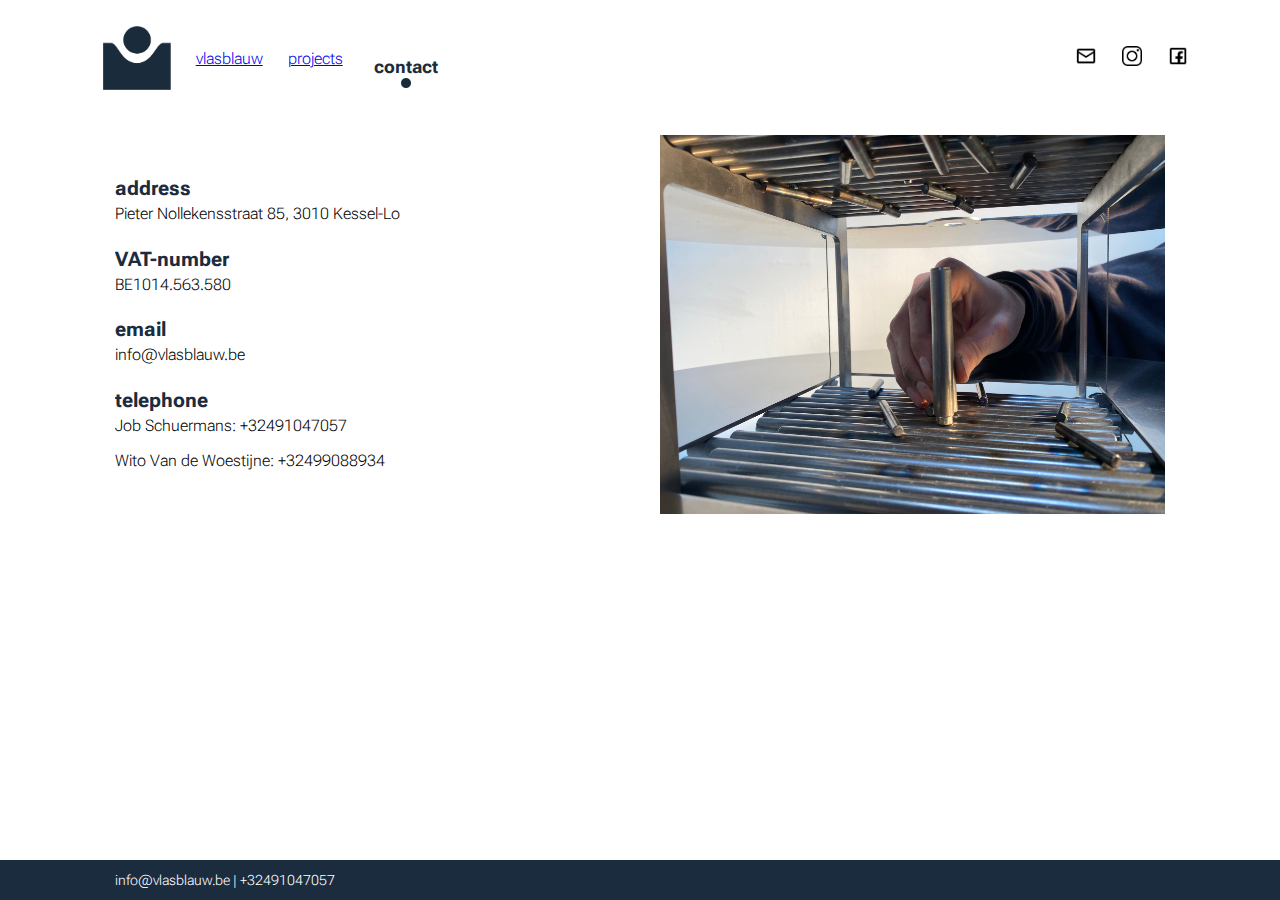
<file: contact.html>
<!DOCTYPE html>
<html lang="nl">
<link href='https://fonts.googleapis.com/css?family=Roboto Flex' rel='stylesheet'>

<head>
  <title>Vlasblauw</title>
  <meta charset="UTF-8">
  <meta name="viewport" content="width=device-width, initial-scale=1.0">
  <link rel="stylesheet" type="text/css" href="style.css">
</head>

<body>
  <div class="topnav">
    <div class="nav-container">
      <div class="nav-left">
        <ul>
          <li><img class="logo" src="images/logo-nowhites.jpg" alt="Vlasblauw Logo"></li>
          <li><a href="vlasblauw.html">vlasblauw</a></li>
          <li><a href="index.html">projects</a></li>
          <li><a class="active" href="contact.html">contact</a></li>
        </ul>
      </div>
      <div class="nav-right">
        <ul>
          <li><a href="mailto:vlasblauw@info.be">
              <img class="social" src="images/icons/icons8-mail-96.png">
            </a></li>
          <li><a href="https://www.instagram.com/vlasblauw/">
              <img class="social" style="height:20px" src="images/icons/icons8-instagram-26.png">
            </a></li>
          <li><a href="https://www.facebook.com/vlasblauw/">
              <img class="social" src="images/icons/icons8-facebook-96.png">
            </a></li>
        </ul>
      </div>
    </div>
  </div>

  <div class="text_block">
    <div class="text-inner">
      <div class="text-left" style="margin-top: 40px;">
        <h1>address</h1>
        <p>Pieter Nollekensstraat 85, 3010 Kessel-Lo<br></br></p>
        <h1>VAT-number</h1>
        <p>BE1014.563.580<br></br></p>
        <h1>email</h1>
        <p>info@vlasblauw.be<br></br></p>
        <h1>telephone</h1>
        <p>Job Schuermans: +32491047057</p>
        <p>Wito Van de Woestijne: +32499088934<br></br></p>
      </div>
      <div class="text-right">
        <img src="images/atelier/IMG_6221.JPG">
      </div>
    </div>
  </div>

  <div class="bottomnav">
    <div class="nav-container">
      <p>info@vlasblauw.be | +32491047057</p>
    </div>
  </div>


</body>

</html>
</file>
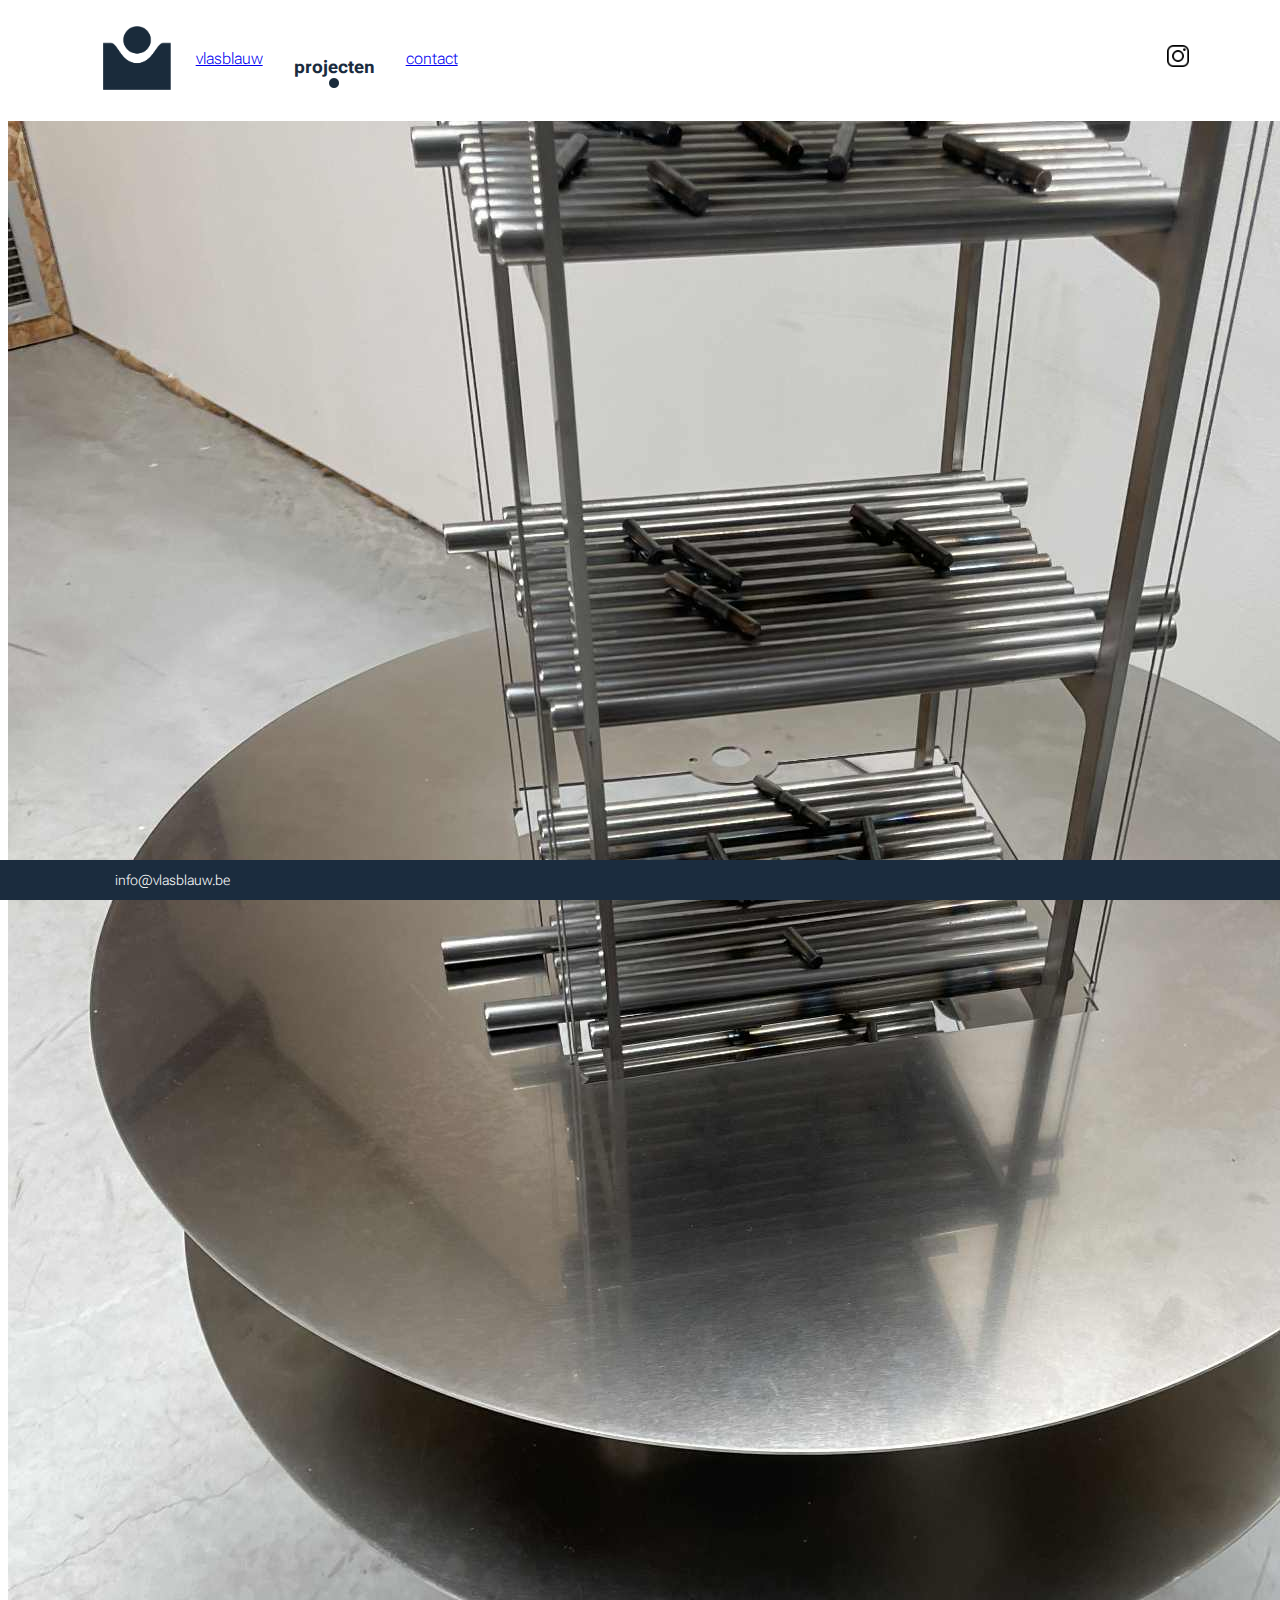
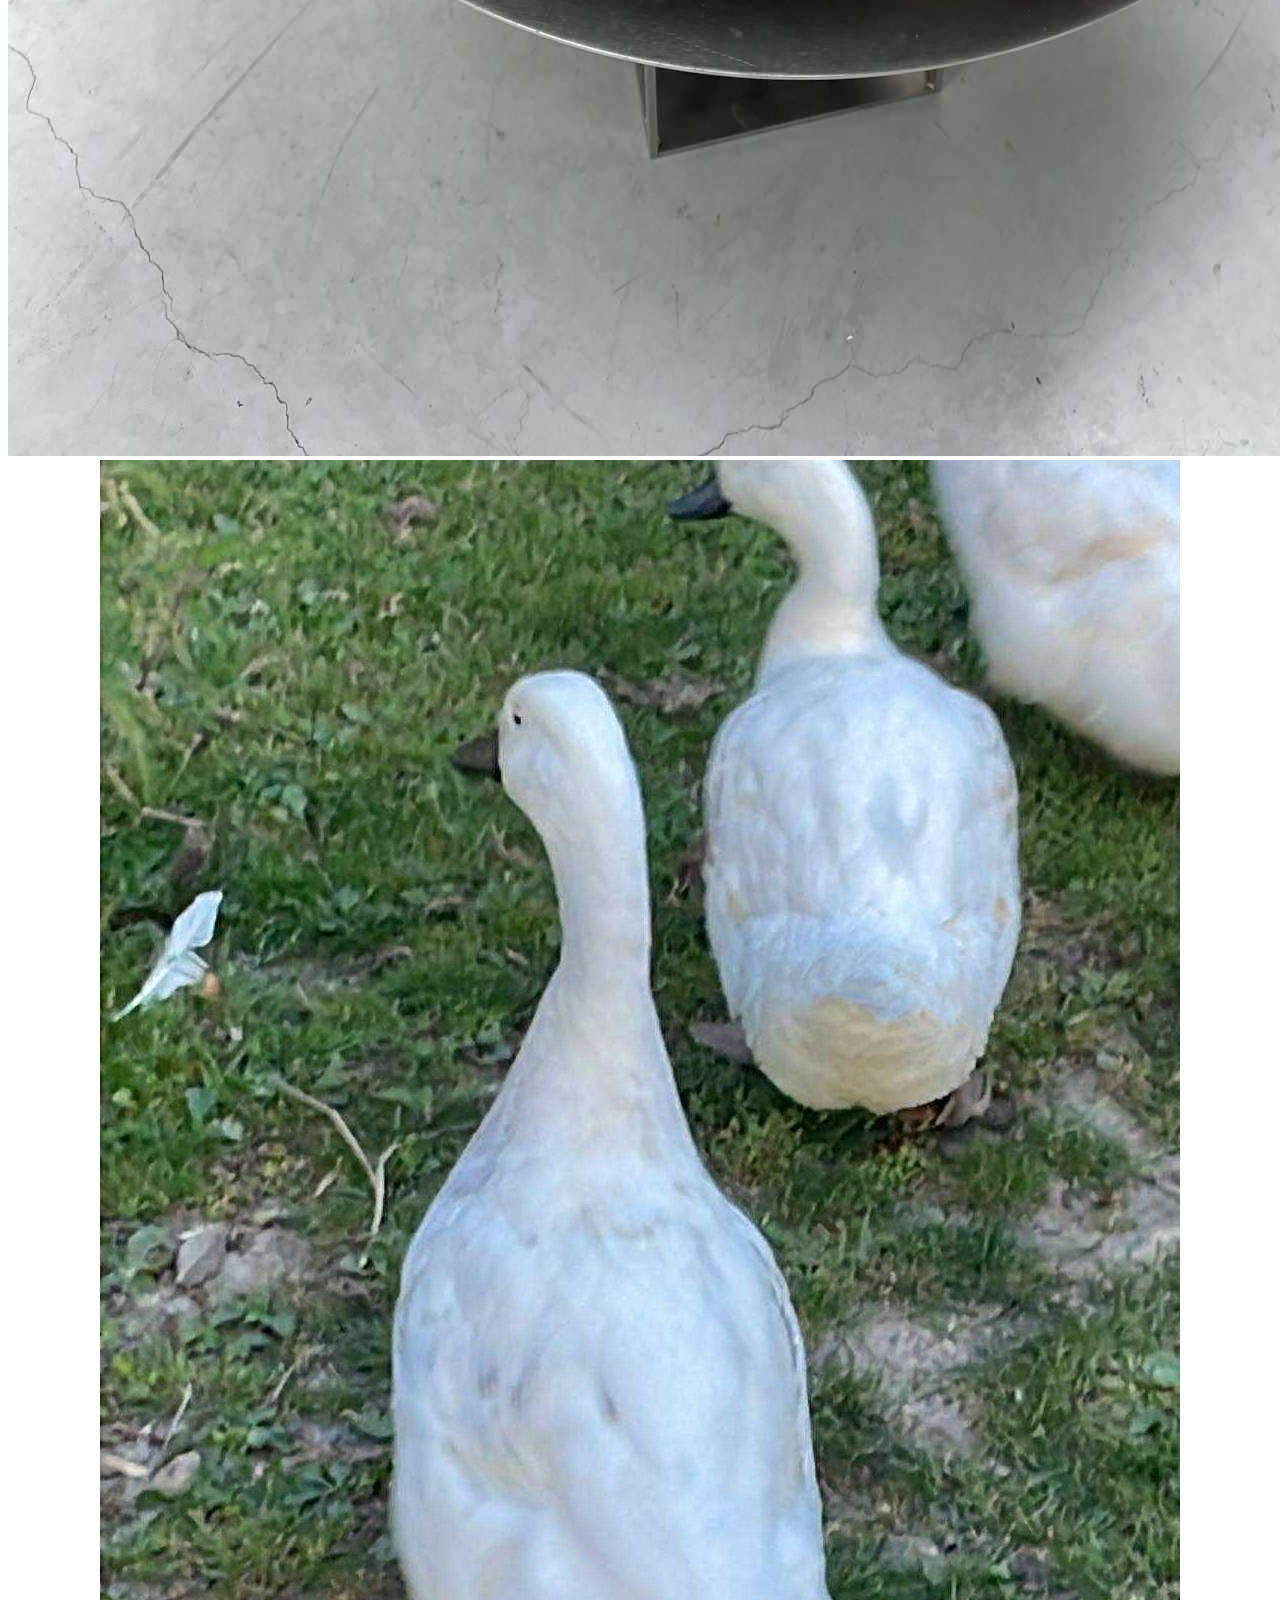
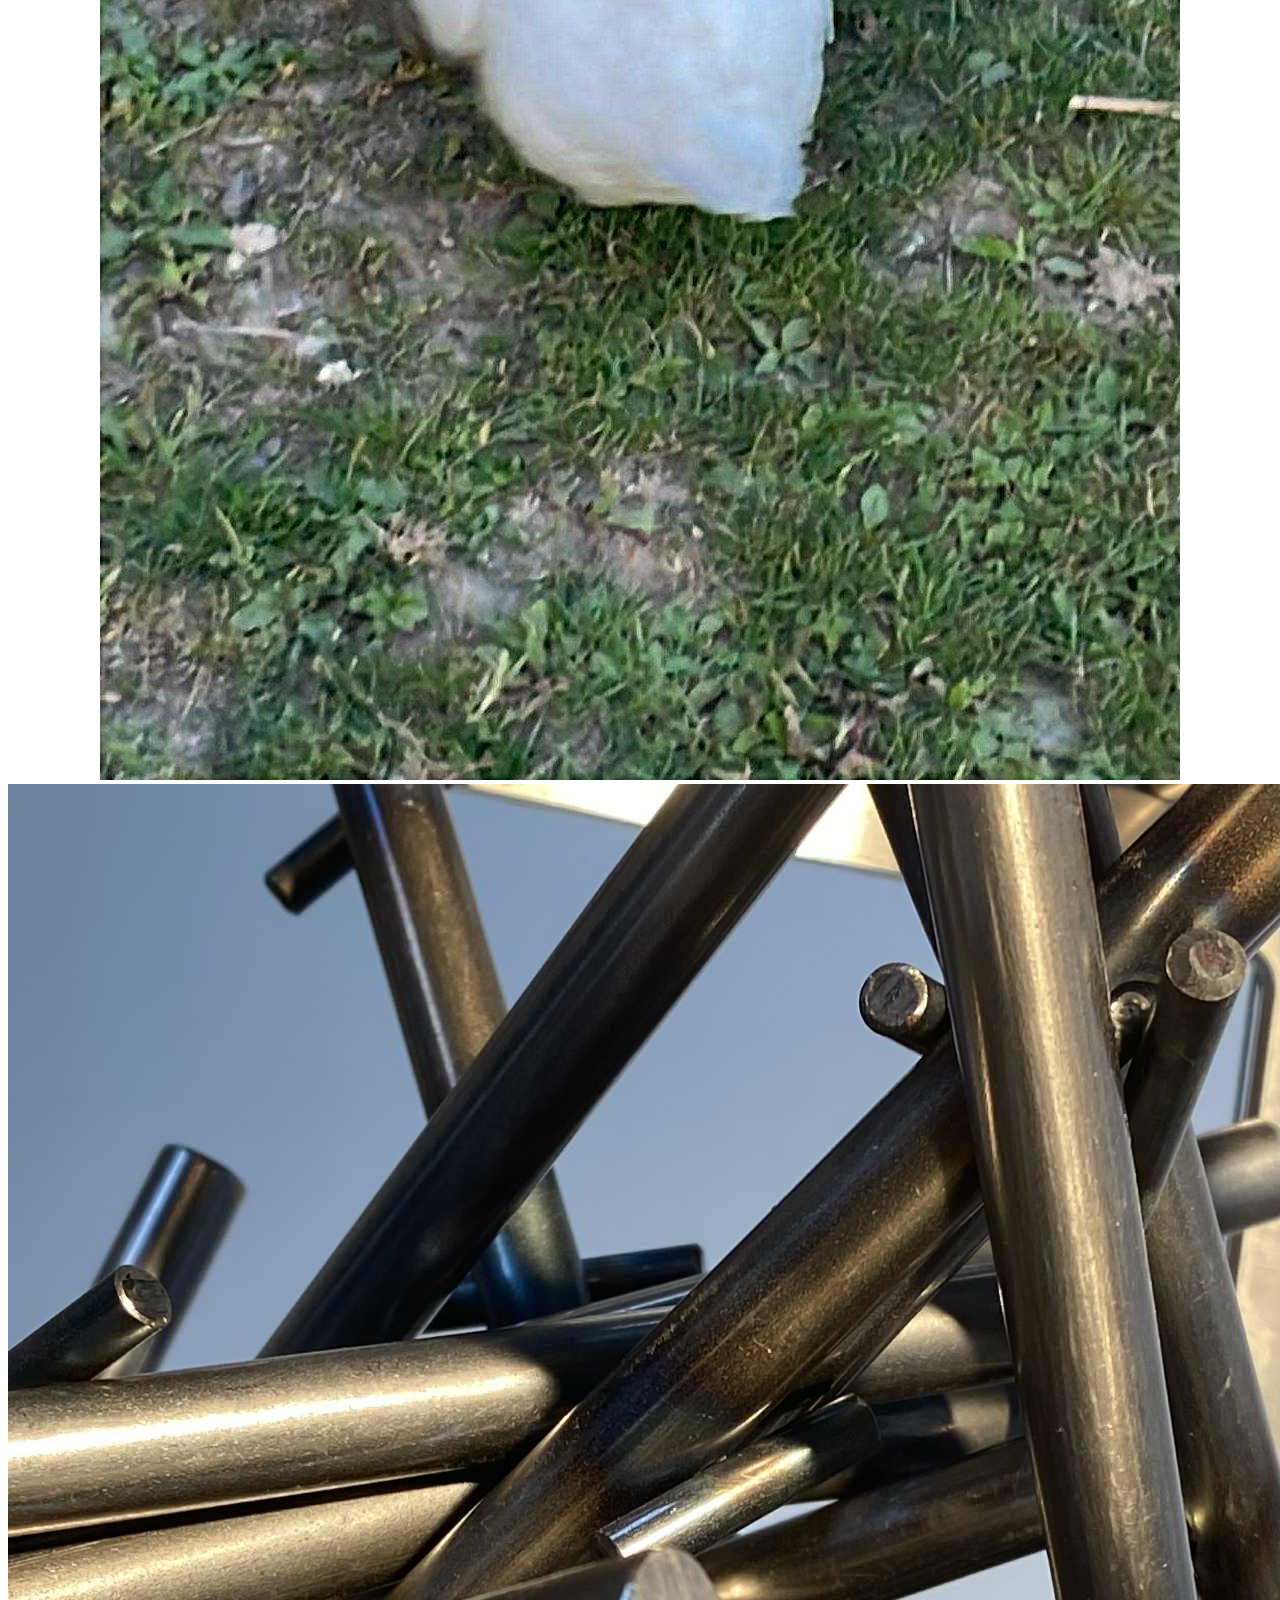
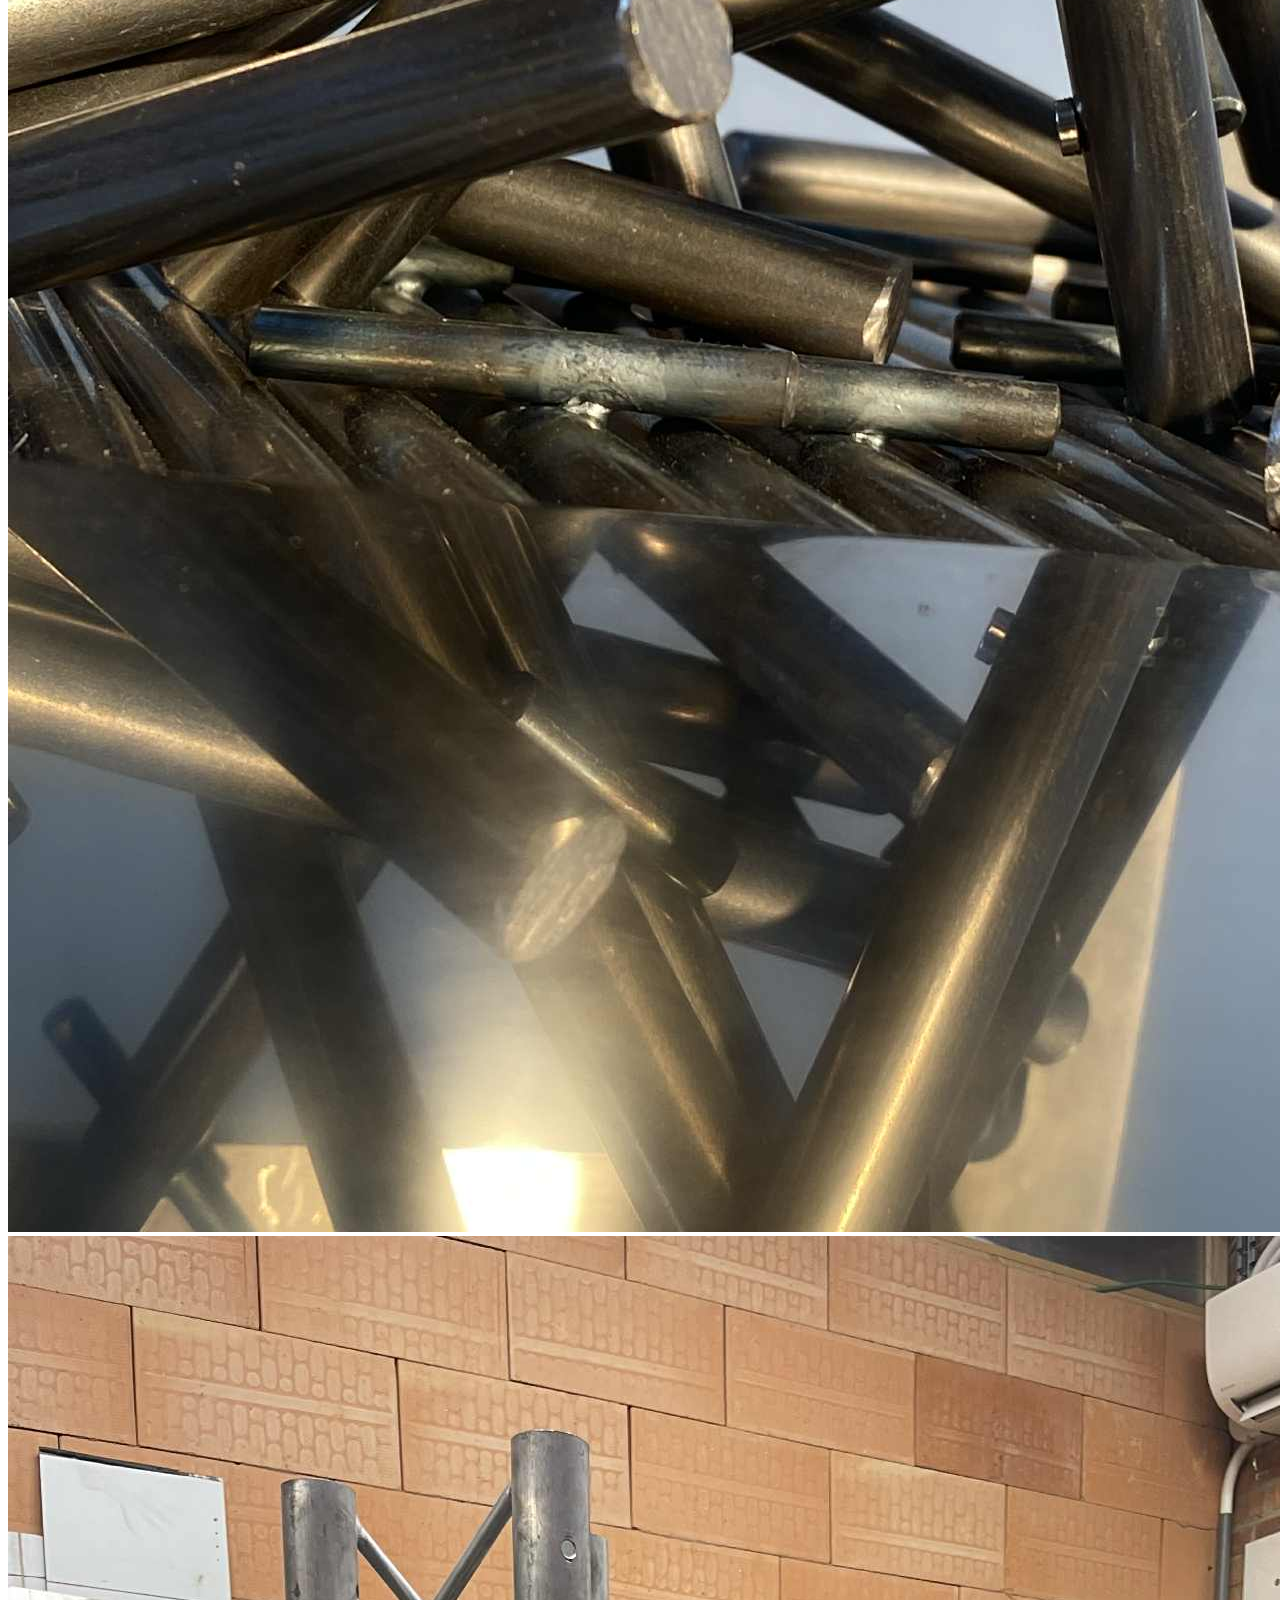
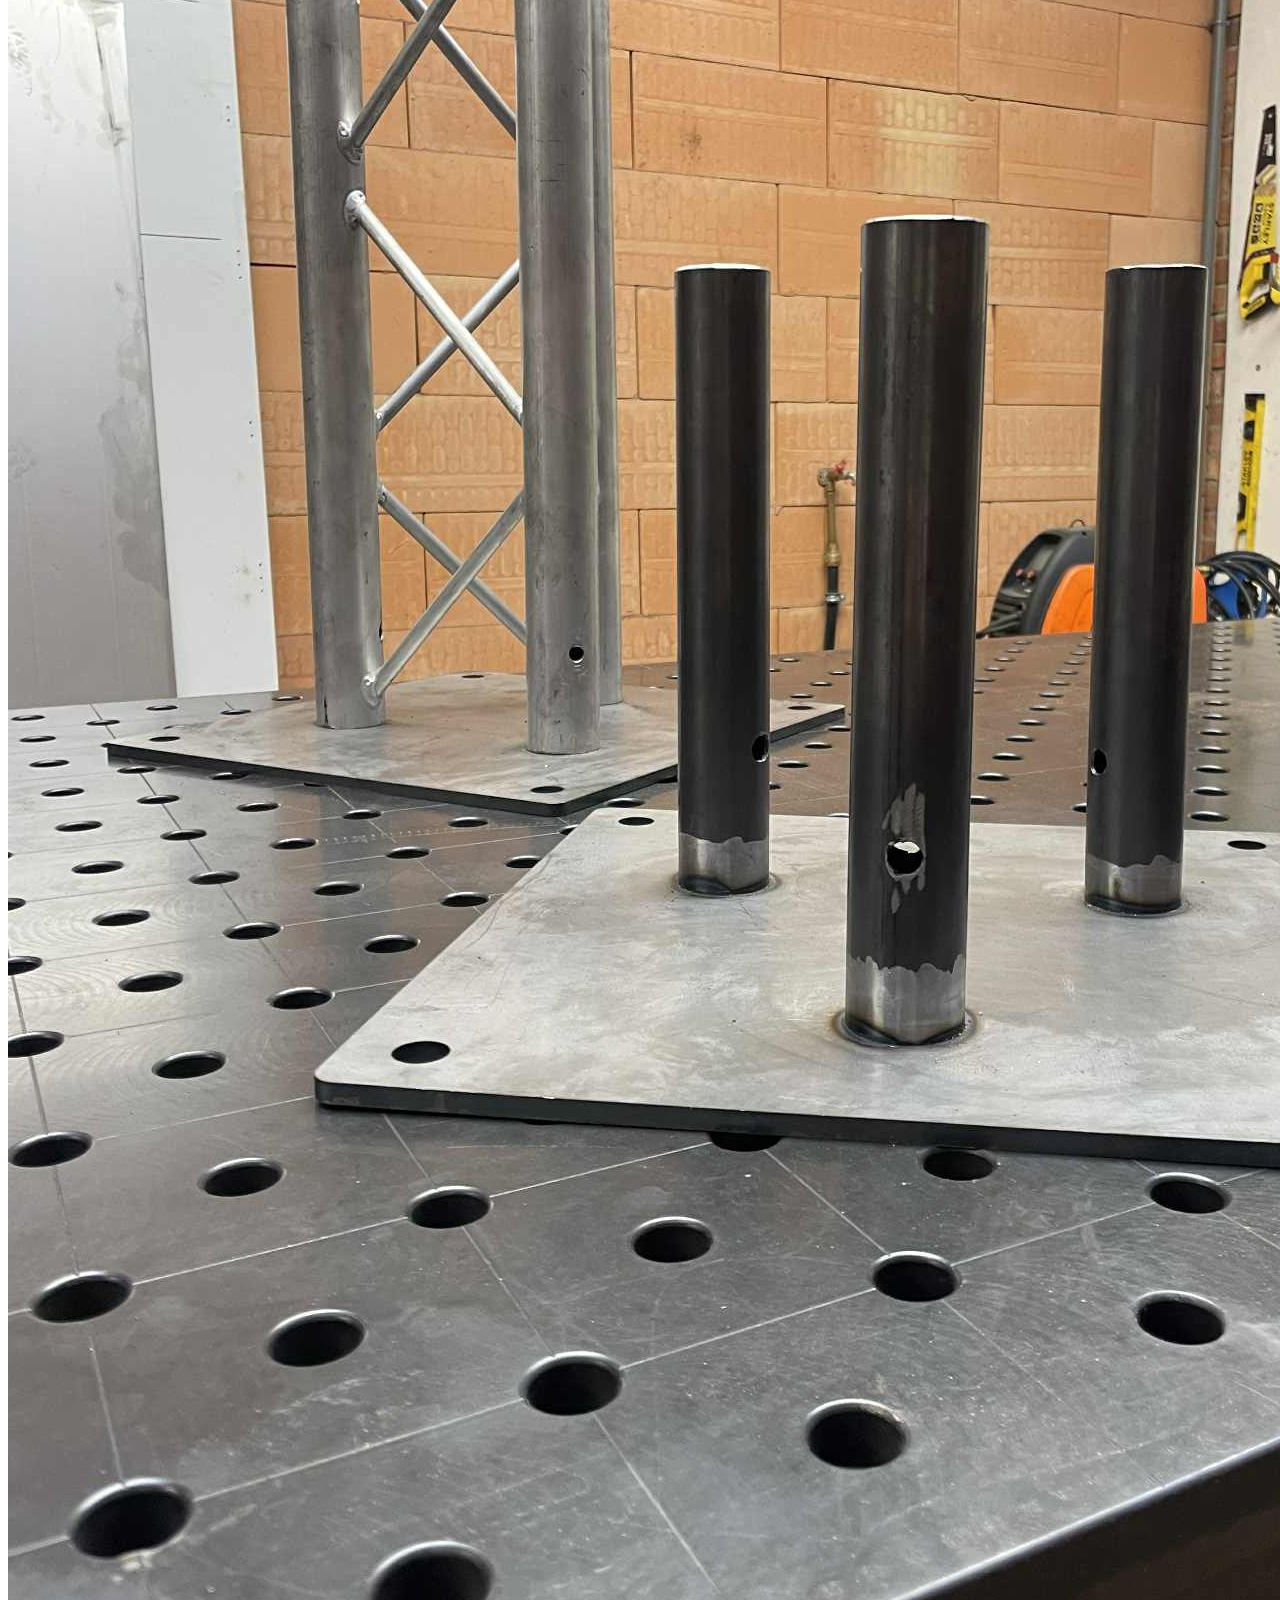
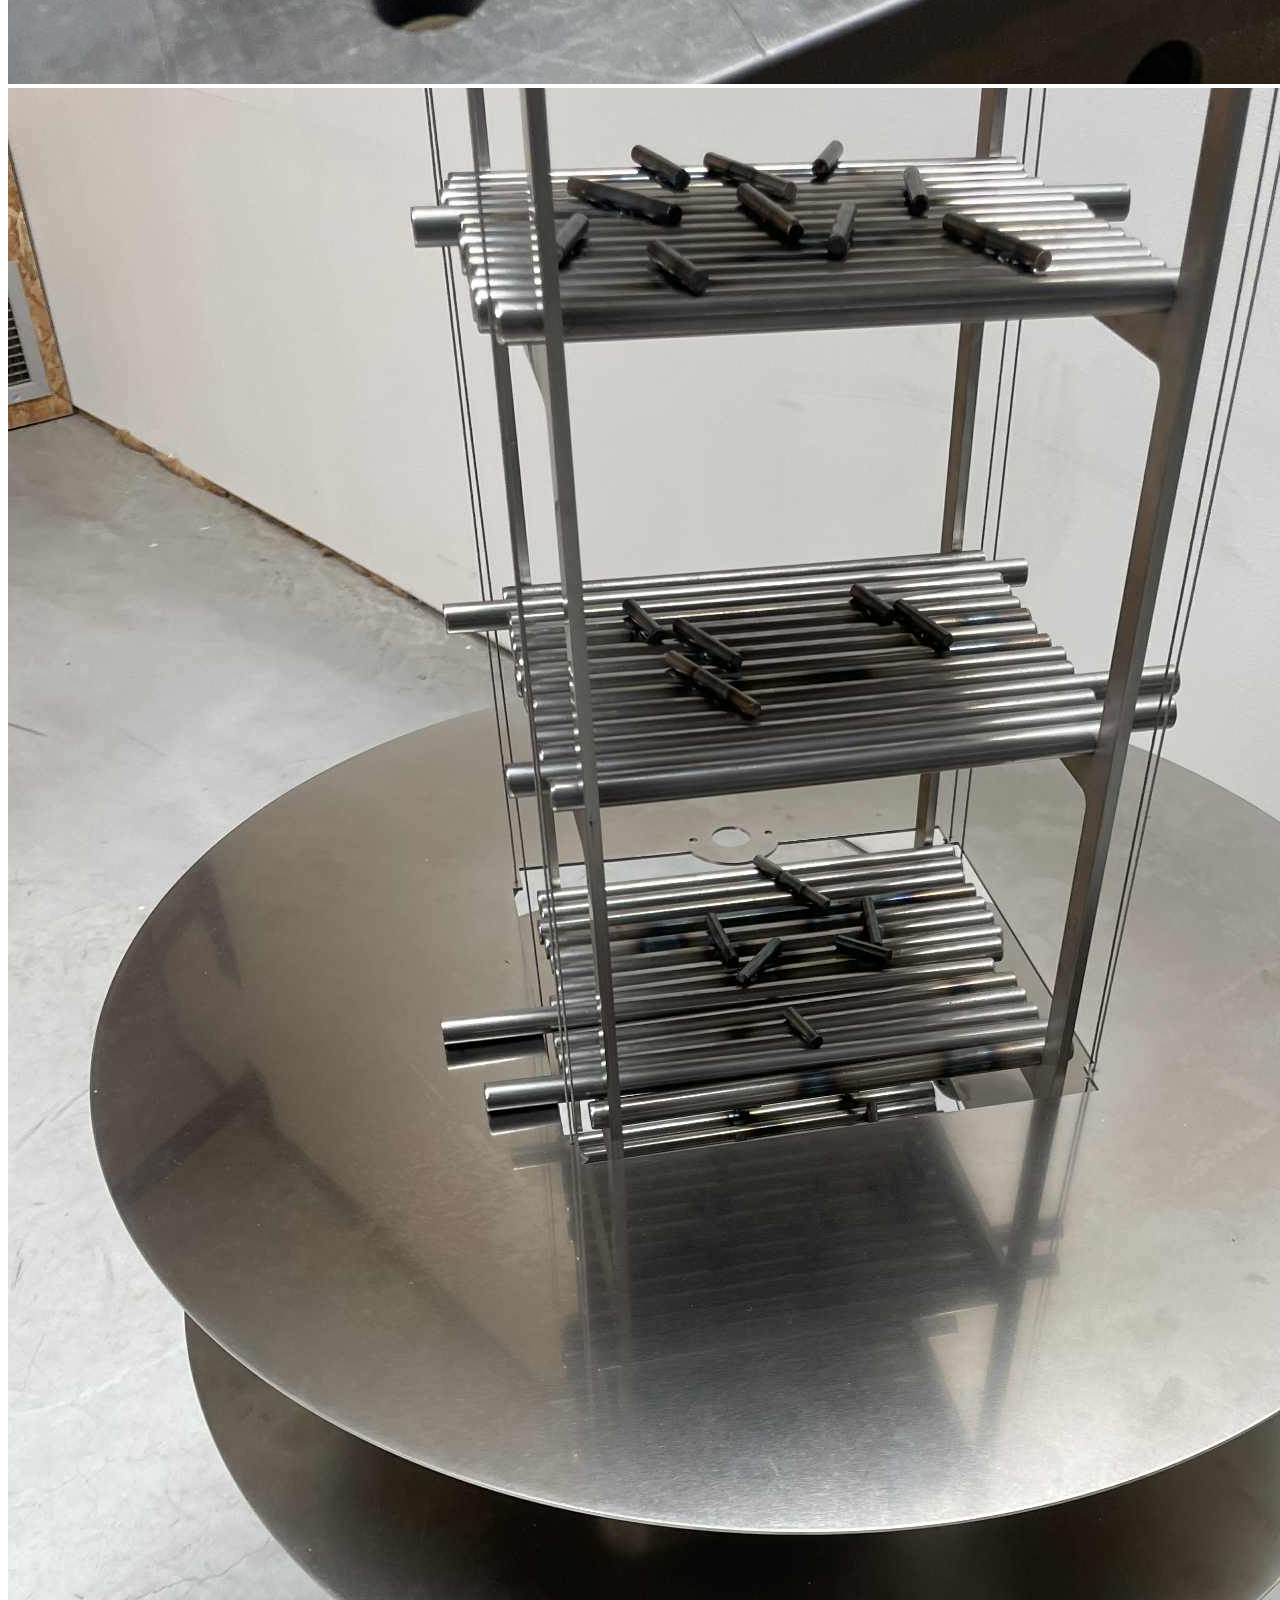
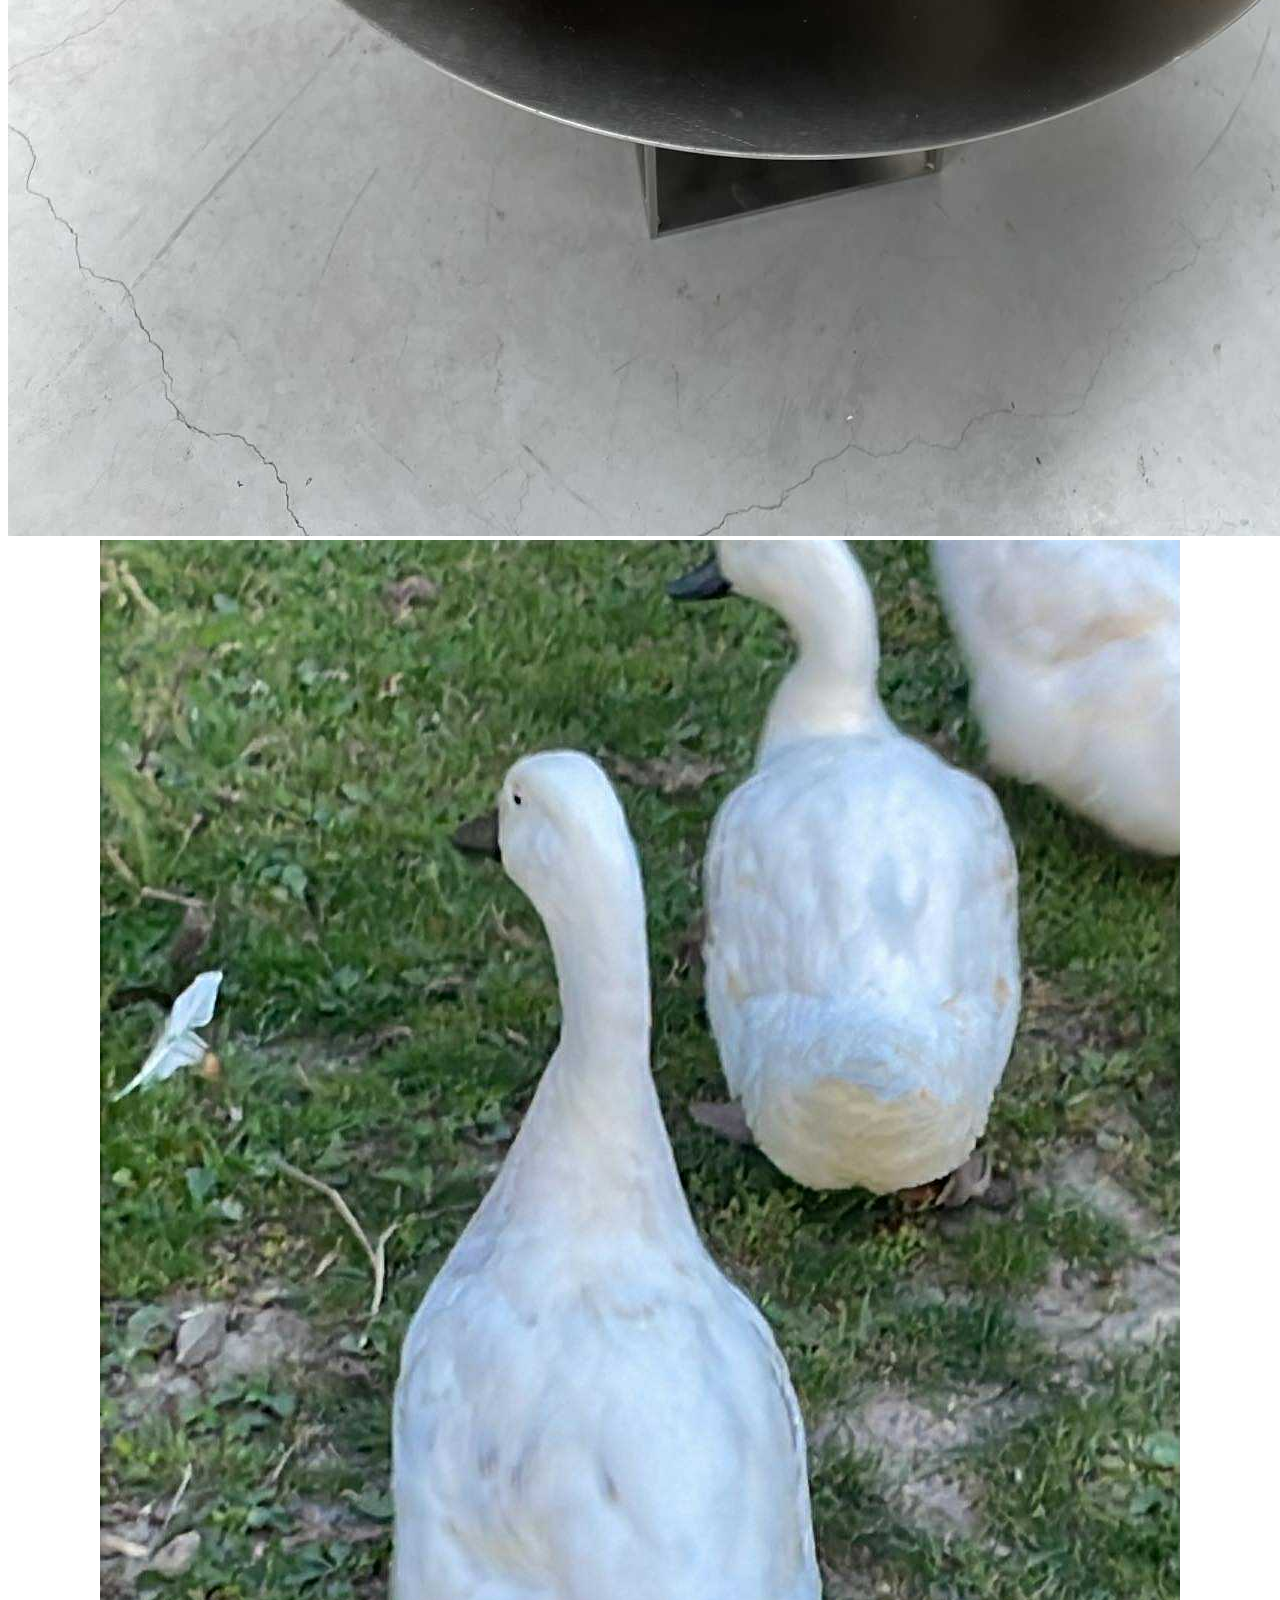
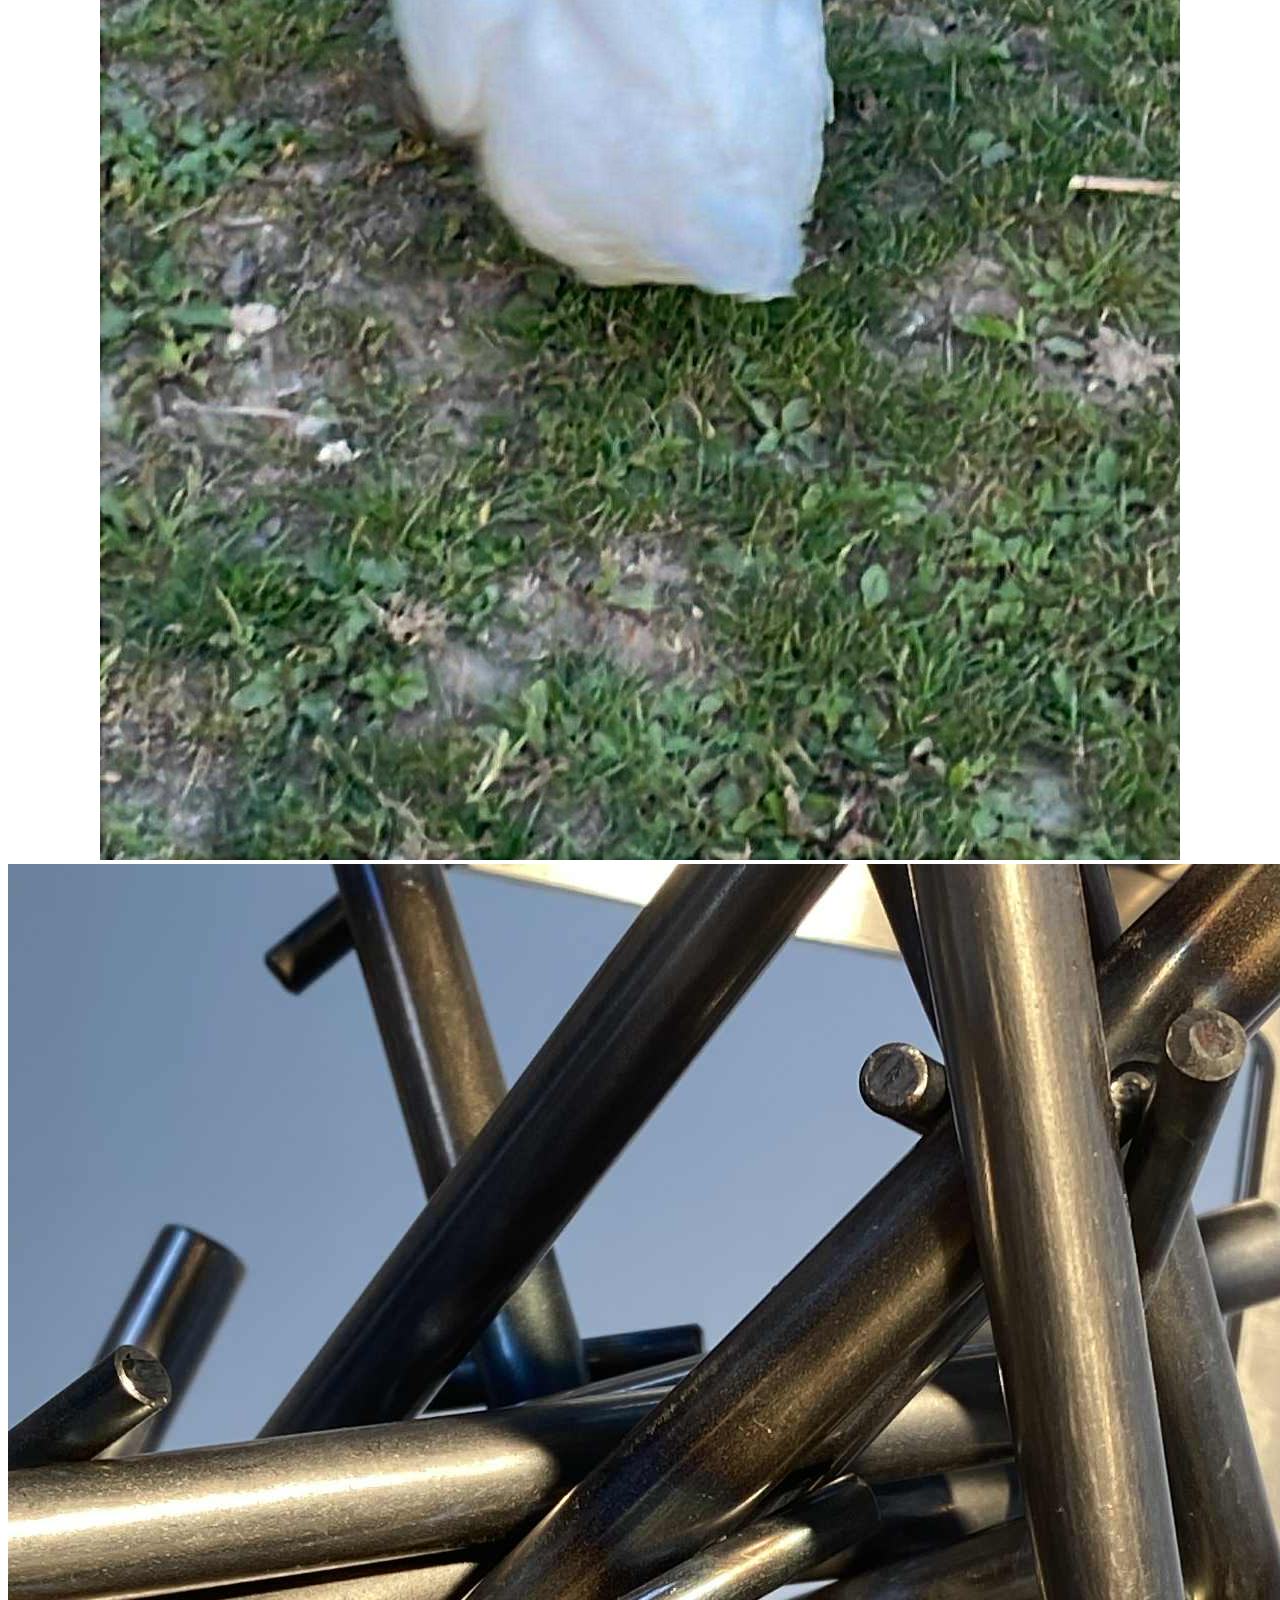
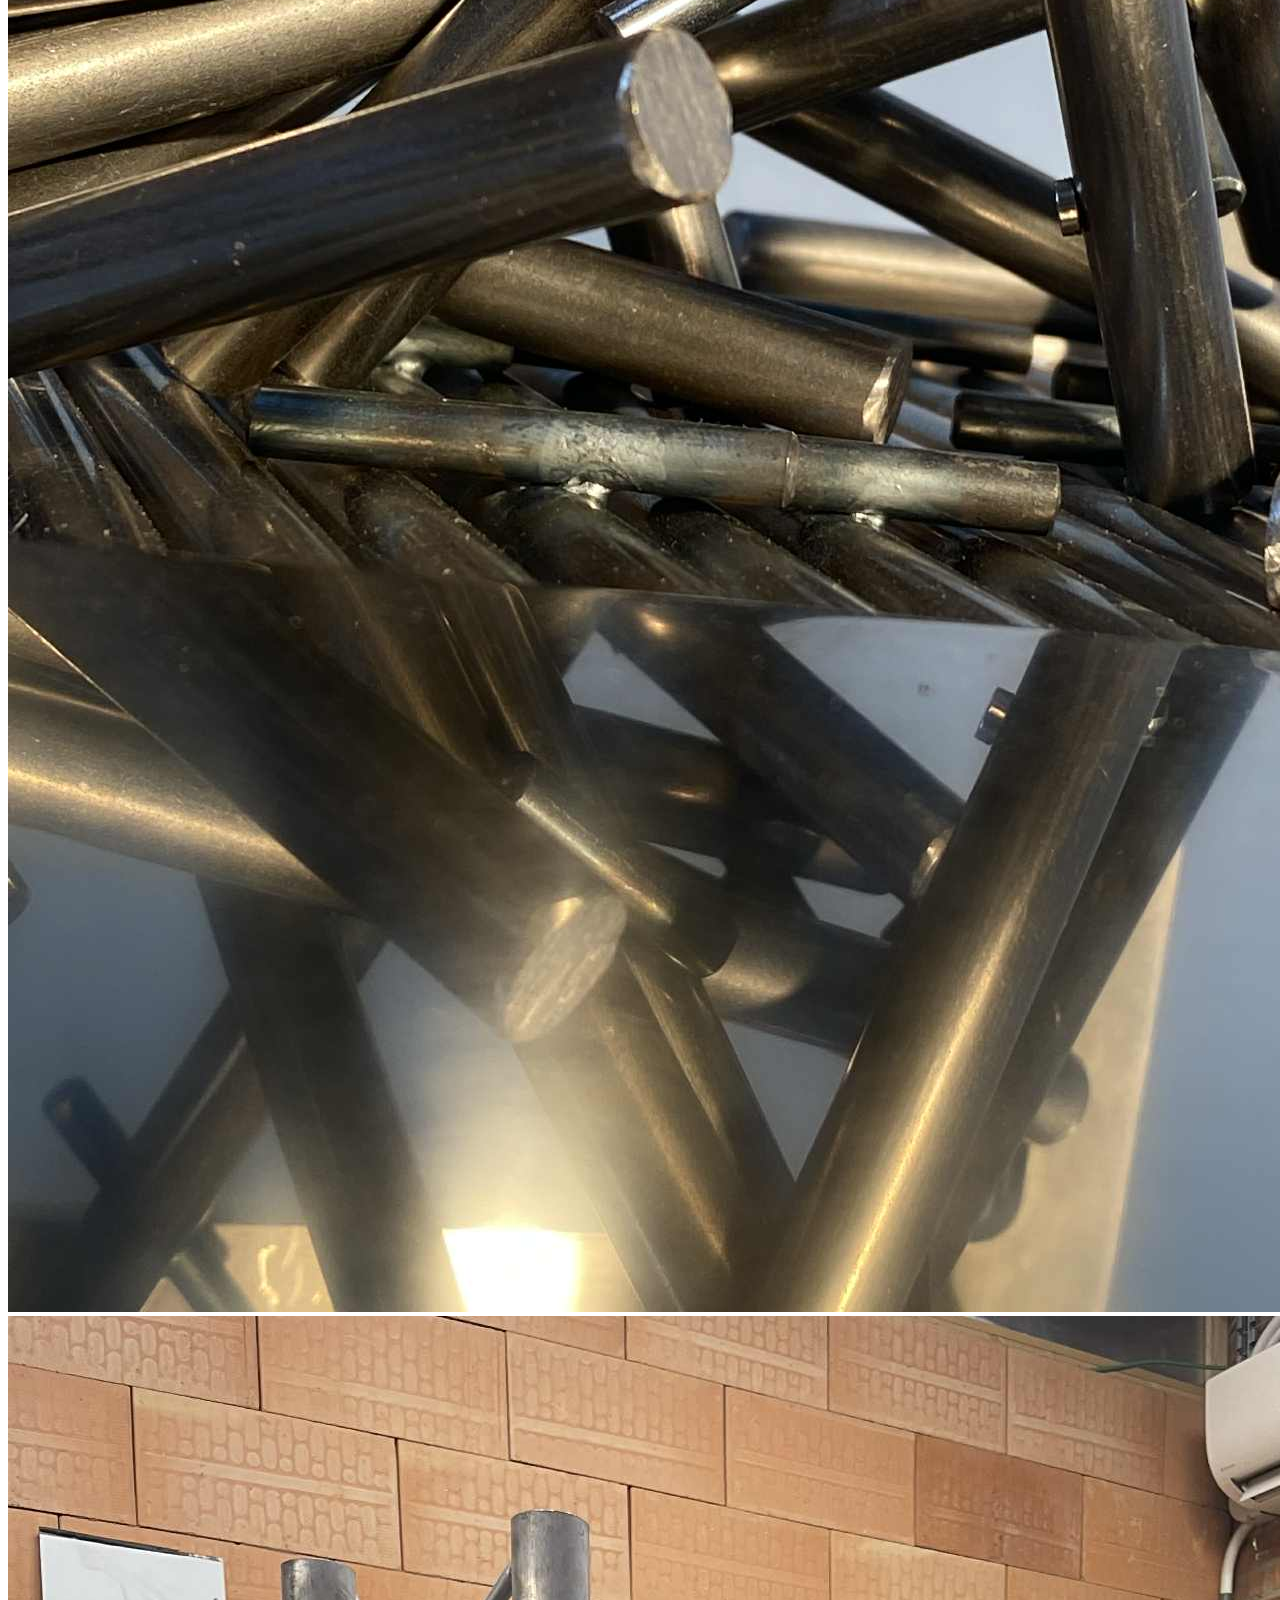
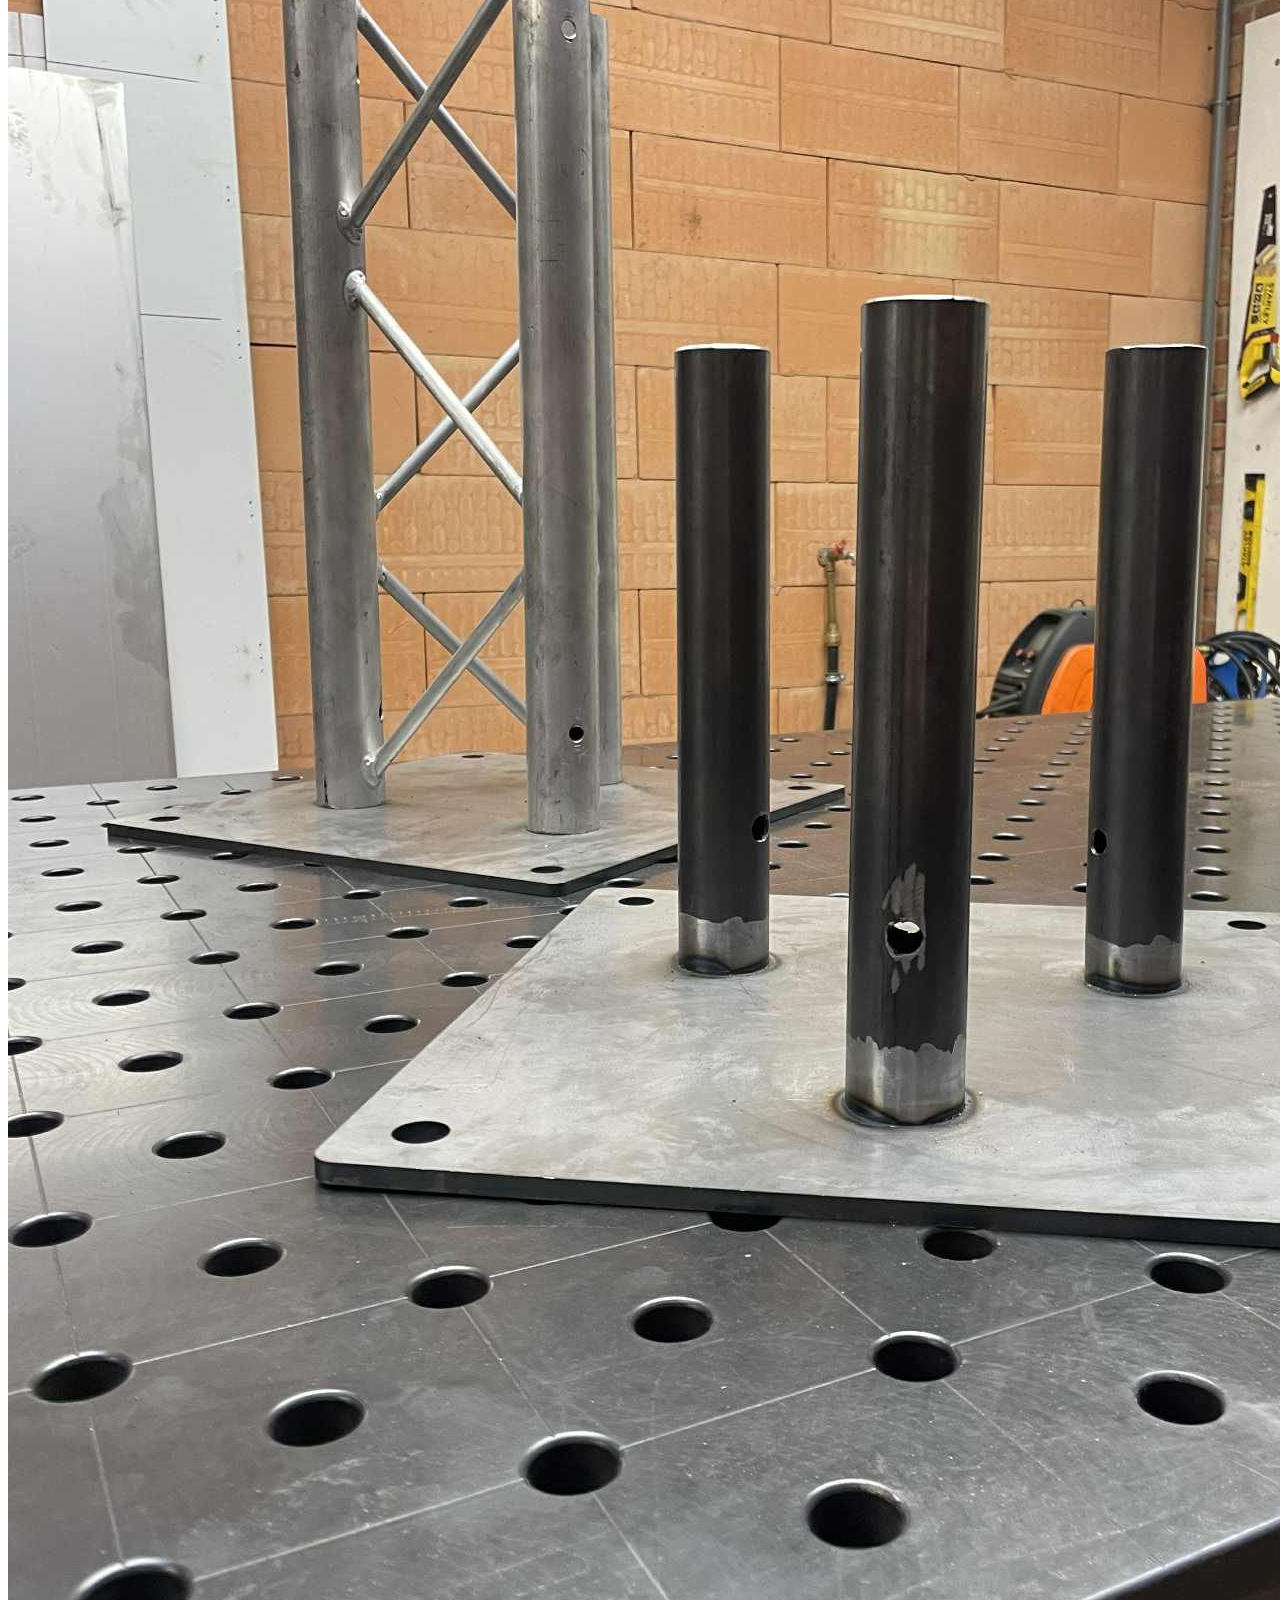
<file: index_oldgallery.html>
<!DOCTYPE html>
<html lang="nl">
<link href='https://fonts.googleapis.com/css?family=Roboto Flex' rel='stylesheet'>

<head>
  <title>Vlasblauw</title>
  <meta charset="UTF-8">
  <link rel="stylesheet" type="text/css" href="style.css">
</head>

<body>
  <div class="topnav">
    <div class="nav-container">
      <div class="nav-left">
        <ul>
          <li><img class="logo" src="/images/logo_nowhites.jpg" alt="Vlasblauw Logo"></li>
          <li><a href="vlasblauw.html">vlasblauw</a></li>
          <li><a class="active" href="#">projecten</a></li>
          <li><a href="contact.html">contact</a></li>
        </ul>
      </div>
      <div class="nav-right">
        <ul>
          <li><a href="https://www.instagram.com/vlasblauw/">
              <img class="social" src="images/icons/icons8-instagram-26.png">
            </a></li>
        </ul>
      </div>
    </div>
  </div>

  <div class="gallery">
    <div class="gallery-item"><a href="project.html"><img src="/images/gXbAZvpI.jpeg" alt=""></a></div>
    <div class="gallery-item"><img src="/images/hEZzYwHI.jpeg" alt=""></div>
    <div class="gallery-item"><img src="/images/HHkal9gP.jpeg" alt="poolhouse"></div>
    <div class="gallery-item"><img src="/images/sSDrMI-f.jpeg" alt="poolhouse"></div>
    <div class="gallery-item"><a href="project.html"><img src="/images/gXbAZvpI.jpeg" alt=""></a></div>
    <div class="gallery-item"><img src="/images/hEZzYwHI.jpeg" alt=""></div>
    <div class="gallery-item"><img src="/images/HHkal9gP.jpeg" alt="poolhouse"></div>
    <div class="gallery-item"><img src="/images/sSDrMI-f.jpeg" alt="poolhouse"></div>
    <div class="gallery-item"><a href="project.html"><img src="/images/gXbAZvpI.jpeg" alt=""></a></div>
    <div class="gallery-item"><img src="/images/hEZzYwHI.jpeg" alt=""></div>
    <div class="gallery-item"><img src="/images/HHkal9gP.jpeg" alt="poolhouse"></div>
    <div class="gallery-item"><img src="/images/sSDrMI-f.jpeg" alt="poolhouse"></div>
    <div class="gallery-item"><a href="project.html"><img src="/images/gXbAZvpI.jpeg" alt=""></a></div>
    <div class="gallery-item"><img src="/images/hEZzYwHI.jpeg" alt=""></div>
    <div class="gallery-item"><img src="/images/HHkal9gP.jpeg" alt="poolhouse"></div>
    <div class="gallery-item"><img src="/images/sSDrMI-f.jpeg" alt="poolhouse"></div>
  </div>

  <script>
    // Get all gallery items
    const galleryItems = document.querySelectorAll('.gallery-item');

    // Add click event listener to each gallery item
    galleryItems.forEach(item => {
      item.addEventListener('click', () => {
        const img = item.querySelector('img');
        const src = img.getAttribute('src');

        // Open the image in a new tab
        //window.open(src, '_blank');
      });
    });
  </script>>

  <div class="bottomnav">
    <div class="nav-container">
      <p>info@vlasblauw.be</p>
    </div>
  </div>

</body>

</html>
</file>
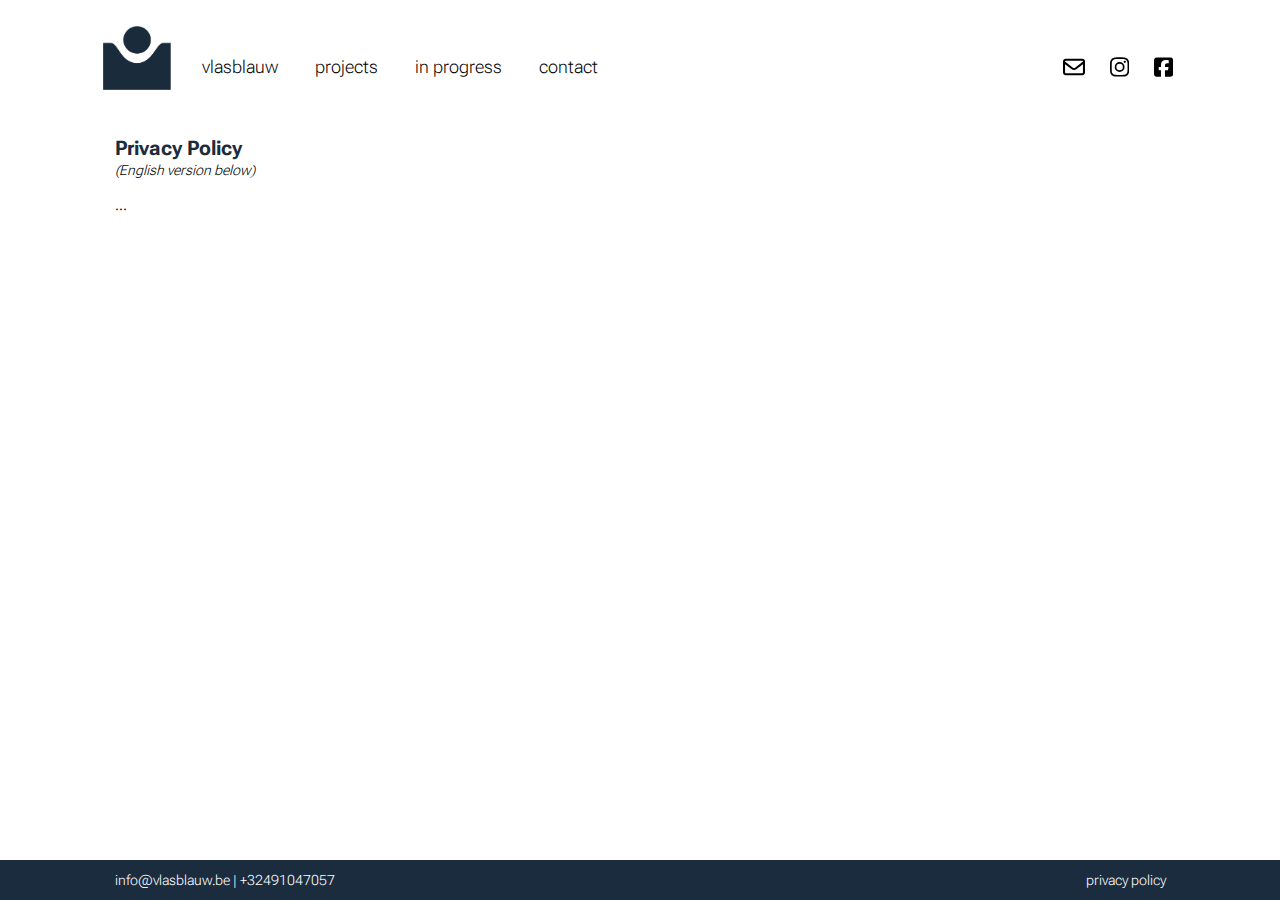
<file: privacypolicy.html>
<!DOCTYPE html>
<html lang="nl">
<link href='https://fonts.googleapis.com/css?family=Roboto Flex' rel='stylesheet'>

<head>
  <title>Vlasblauw - Privacy Policy</title>
  <meta charset="UTF-8">
  <meta name="viewport" content="width=device-width, initial-scale=1.0">
  <link rel="stylesheet" type="text/css" href="style.css">
</head>

<body>
  <div class="topnav">
    <div class="nav-container">
      <div class="nav-left">
        <ul>
          <li><a href="vlasblauw.html" ><img class="logo" src="images/logo-nowhites.jpg" alt="Vlasblauw Logo"></a></li>
          <li><a class="link" href="vlasblauw.html">vlasblauw</a></li>
          <li><a class="link" href="index.html">projects</a></li>
          <li><a class="link" href="wip.html">in progress</a></li>
          <li><a class="link" href="contact.html">contact</a></li>
        </ul>
      </div>
      <div class="nav-right">
        <ul>
          <li><a class= "sociala" href="mailto:info@vlasblauw.be">
              <svg class= "social" xmlns="http://www.w3.org/2000/svg" viewBox="0 0 512 512"><!--!Font Awesome Free v7.1.0 by @fontawesome - https://fontawesome.com License - https://fontawesome.com/license/free Copyright 2025 Fonticons, Inc.--><path d="M61.4 64C27.5 64 0 91.5 0 125.4 0 126.3 0 127.1 .1 128L0 128 0 384c0 35.3 28.7 64 64 64l384 0c35.3 0 64-28.7 64-64l0-256-.1 0c0-.9 .1-1.7 .1-2.6 0-33.9-27.5-61.4-61.4-61.4L61.4 64zM464 192.3L464 384c0 8.8-7.2 16-16 16L64 400c-8.8 0-16-7.2-16-16l0-191.7 154.8 117.4c31.4 23.9 74.9 23.9 106.4 0L464 192.3zM48 125.4C48 118 54 112 61.4 112l389.2 0c7.4 0 13.4 6 13.4 13.4 0 4.2-2 8.2-5.3 10.7L280.2 271.5c-14.3 10.8-34.1 10.8-48.4 0L53.3 136.1c-3.3-2.5-5.3-6.5-5.3-10.7z"/></svg>
            </a></li>
          <li><a class= "sociala" href="https://www.instagram.com/vlasblauw/">
              <svg class="social" xmlns="http://www.w3.org/2000/svg" viewBox="0 0 448 512"><!--!Font Awesome Free v7.1.0 by @fontawesome - https://fontawesome.com License - https://fontawesome.com/license/free Copyright 2025 Fonticons, Inc.--><path d="M224.3 141a115 115 0 1 0 -.6 230 115 115 0 1 0 .6-230zm-.6 40.4a74.6 74.6 0 1 1 .6 149.2 74.6 74.6 0 1 1 -.6-149.2zm93.4-45.1a26.8 26.8 0 1 1 53.6 0 26.8 26.8 0 1 1 -53.6 0zm129.7 27.2c-1.7-35.9-9.9-67.7-36.2-93.9-26.2-26.2-58-34.4-93.9-36.2-37-2.1-147.9-2.1-184.9 0-35.8 1.7-67.6 9.9-93.9 36.1s-34.4 58-36.2 93.9c-2.1 37-2.1 147.9 0 184.9 1.7 35.9 9.9 67.7 36.2 93.9s58 34.4 93.9 36.2c37 2.1 147.9 2.1 184.9 0 35.9-1.7 67.7-9.9 93.9-36.2 26.2-26.2 34.4-58 36.2-93.9 2.1-37 2.1-147.8 0-184.8zM399 388c-7.8 19.6-22.9 34.7-42.6 42.6-29.5 11.7-99.5 9-132.1 9s-102.7 2.6-132.1-9c-19.6-7.8-34.7-22.9-42.6-42.6-11.7-29.5-9-99.5-9-132.1s-2.6-102.7 9-132.1c7.8-19.6 22.9-34.7 42.6-42.6 29.5-11.7 99.5-9 132.1-9s102.7-2.6 132.1 9c19.6 7.8 34.7 22.9 42.6 42.6 11.7 29.5 9 99.5 9 132.1s2.7 102.7-9 132.1z"/></svg>
            </a></li>
          <li><a class= "sociala" href="https://www.facebook.com/vlasblauw/">
              <svg class="social" xmlns="http://www.w3.org/2000/svg" viewBox="0 0 448 512"><!--!Font Awesome Free v7.1.0 by @fontawesome - https://fontawesome.com License - https://fontawesome.com/license/free Copyright 2025 Fonticons, Inc.--><path d="M64 32C28.7 32 0 60.7 0 96L0 416c0 35.3 28.7 64 64 64l98.2 0 0-145.8-52.8 0 0-78.2 52.8 0 0-33.7c0-87.1 39.4-127.5 125-127.5 16.2 0 44.2 3.2 55.7 6.4l0 70.8c-6-.6-16.5-1-29.6-1-42 0-58.2 15.9-58.2 57.2l0 27.8 83.6 0-14.4 78.2-69.3 0 0 145.8 129 0c35.3 0 64-28.7 64-64l0-320c0-35.3-28.7-64-64-64L64 32z"/></svg>
            </a></li>
        </ul>
      </div>
    </div>
  </div>

  <div class="text_block" style="margin-bottom: 0px;">
    <div class="text-inner">
      <div class="text-left">
        <h1>Privacy Policy</h1>
        <p style="font-style: italic; font-size: 14px;">(English version below)</p>
        <p>
          ...
        </p>
      </div>
    </div>
  </div>

  <div class="bottomnav">
    <div class="nav-container">
      <p>info@vlasblauw.be | +32491047057</p>
      <a href="privacypolicy.html" style="text-decoration: none;">
        <p>privacy policy</p>
      </a>
    </div>
  </div>


</body>

</html>
</file>
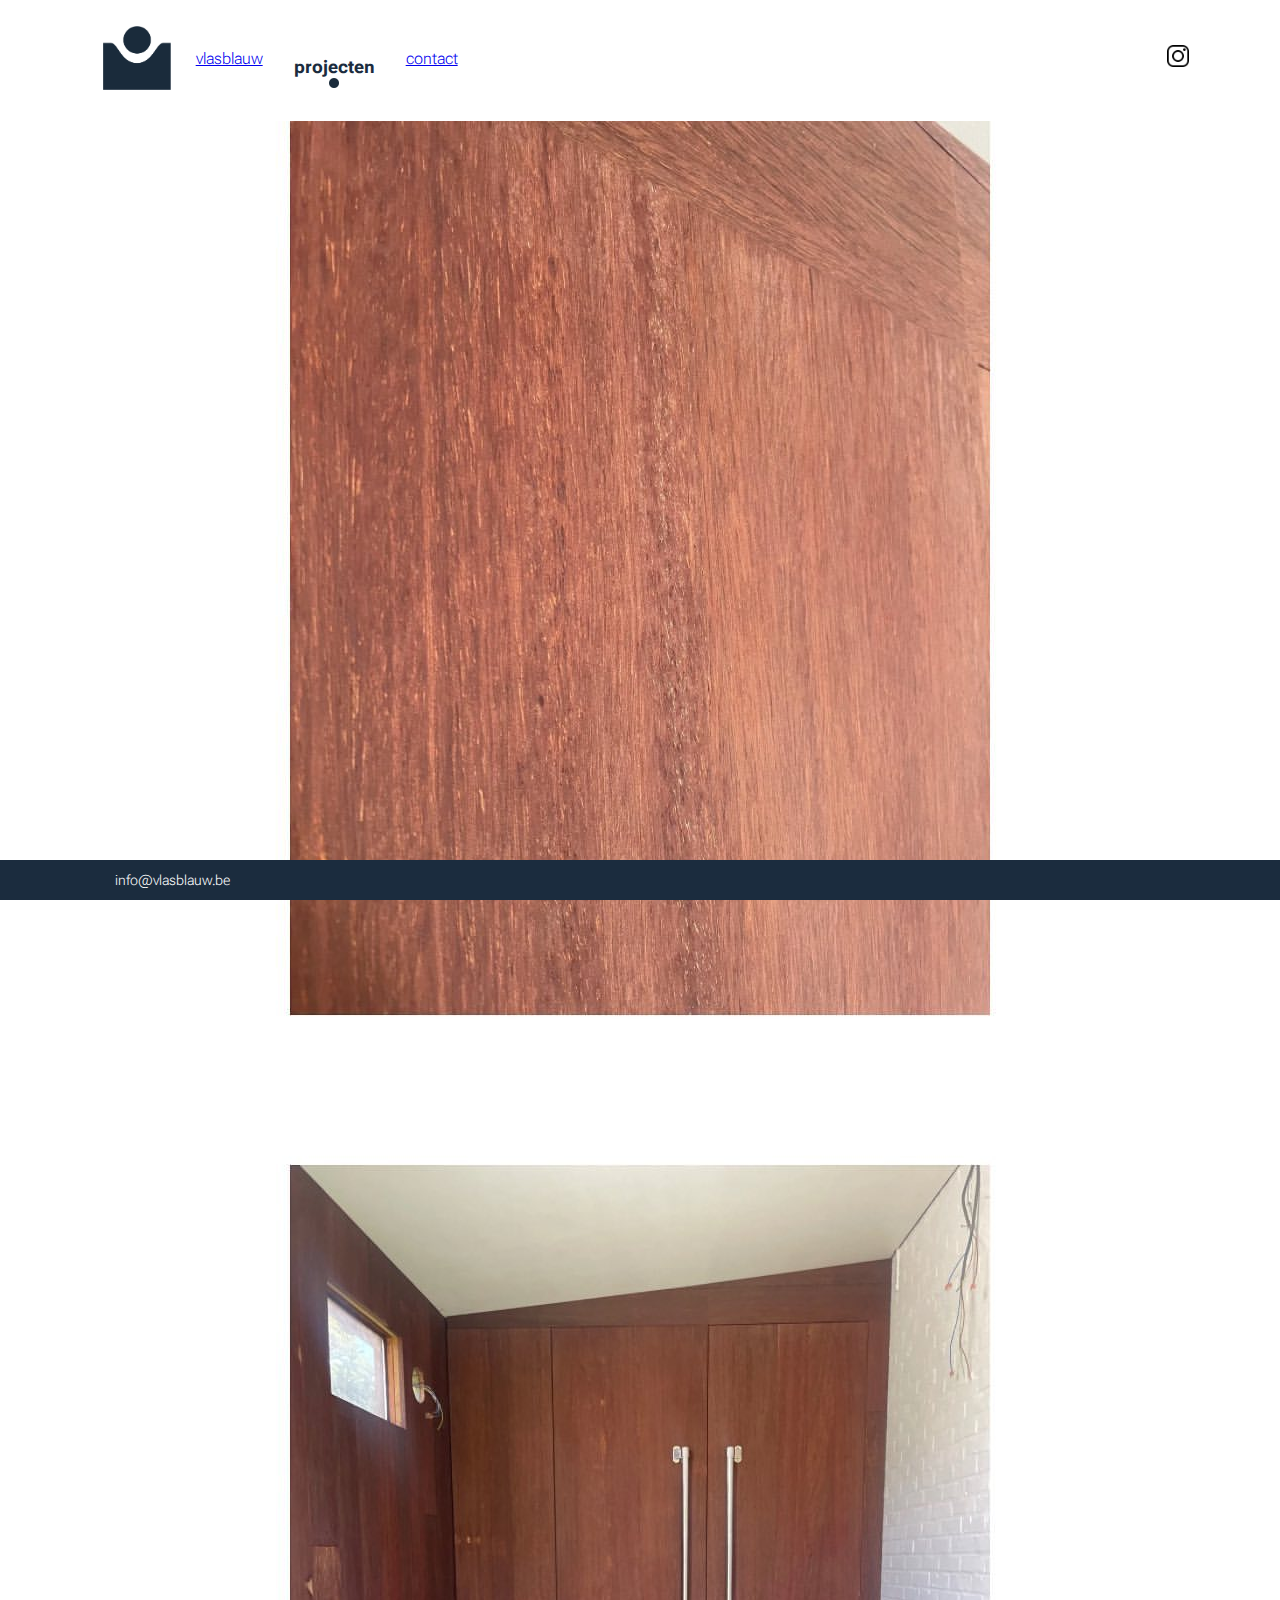
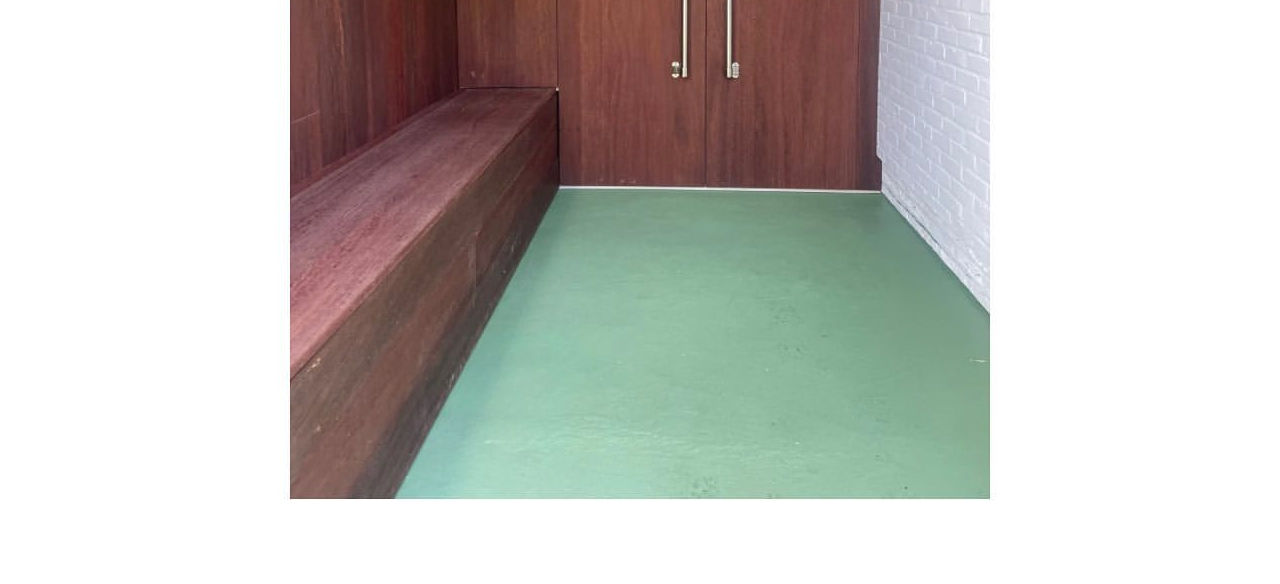
<file: project copy.html>
<!DOCTYPE html>
<html lang="nl">
<link href='https://fonts.googleapis.com/css?family=Roboto Flex' rel='stylesheet'>

<head>
  <title>Vlasblauw</title>
  <meta charset="UTF-8">
  <link rel="stylesheet" type="text/css" href="style.css">
</head>

<body>
  <div class="topnav">
    <div class="nav-container">
      <div class="nav-left">
        <ul>
          <li><img class="logo" src="/images/logo_nowhites.jpg" alt="Vlasblauw Logo"></li>
          <li><a href="vlasblauw.html">vlasblauw</a></li>
          <li><a class="active" href="#">projecten</a></li>
          <li><a href="contact.html">contact</a></li>
        </ul>
      </div>
      <div class="nav-right">
        <ul>
          <li><a href="https://www.instagram.com/vlasblauw/">
              <img class="social" src="images/icons/icons8-instagram-26.png">
            </a></li>
        </ul>
      </div>
    </div>
  </div>

  <div class="gallery">
    <div class="gallery-item"><img src="/images/poolhouse1.jpg" alt="poolhouse"></div>
    <div class="gallery-item"><img src="/images/poolhouse2.jpg" alt="poolhouse"></div>
  </div>

  <div class="bottomnav">
    <div class="nav-container">
      <p>info@vlasblauw.be</p>
    </div>
  </div>

</body>

</html>
</file>
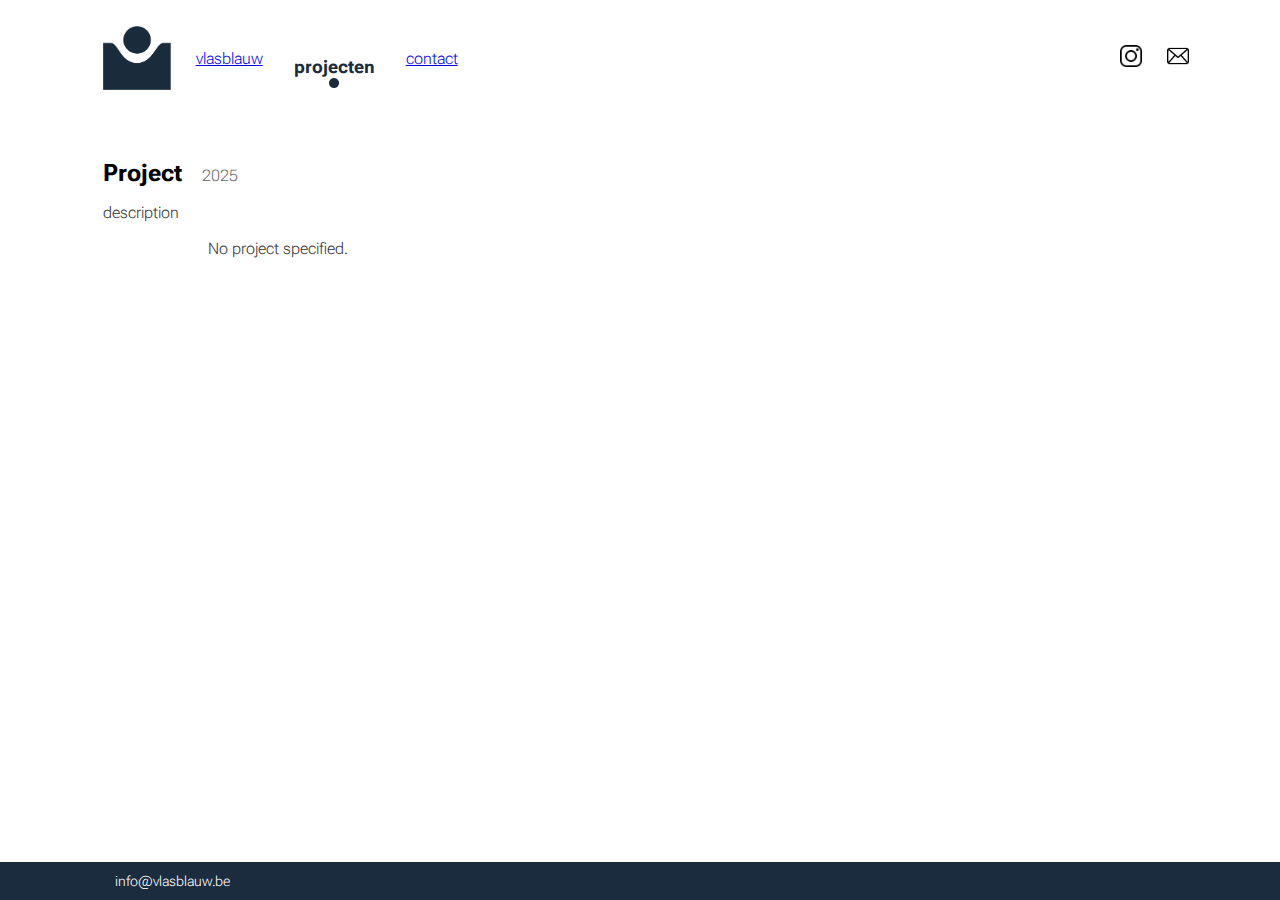
<file: project_thumbnail copy.html>
<!DOCTYPE html>
<html lang="nl">
<link href='https://fonts.googleapis.com/css?family=Roboto Flex' rel='stylesheet'>

<head>
  <meta charset="utf-8" />
  <title>Project</title>
  <link rel="stylesheet" href="style.css">
  <style>
    p {
      max-width: 1075px;
       margin: 0px auto 0px auto;
      font-size: 16px;
      line-height: 1;
      color: #333;
      text-align: left;
    }

    button {
      background-color: white;
      color: black;
      font-family: 'Roboto Flex';
      border: none;
      font-size: 16px;
      cursor: pointer;
    }

    .buttons {
      max-width: 1075px;
      display: flex;
      align-items: center;
      justify-content: space-between;
      margin: 100px auto 0 auto;
    }

    .project-header {
      max-width: 1075px;
      margin: auto;
      display: flex;
      gap: 12px;
      align-items: baseline;
    }

    .project-header h2 {
      font-size: 24px;
      line-height: 1;
      color: black;
    }

    .project-header #year {
      margin: 0 0 0 8px;
      font-size: 16px;
      line-height: 1;
      color: #666;
    }

    .project-thumbnail {
      max-width: 1075px;
      margin: 12px auto 8px auto;
      max-height: 500px;
      overflow: hidden;
      display: flex;
      align-items: center;
      justify-content: center;
    }

    .project-thumbnail img {
      max-height: 500px;
      width: auto;
      height: auto;
      display: block;
    }

    .project-gallery {
      max-width: 1075px;
      margin: 20px auto 100px auto;
      display: grid;
      grid-template-columns: repeat(3, 1fr);
      gap: 12px;
    }

    .project-gallery img {
      width: 100%;
      aspect-ratio: 1;
      height: auto;
      object-fit: cover;
    }
  </style>
</head>

<body>
  <div class="topnav">
    <div class="nav-container">
      <div class="nav-left">
        <ul>
          <li><img class="logo" src="/images/logo_nowhites.jpg" alt="Vlasblauw Logo"></li>
          <li><a href="vlasblauw.html">vlasblauw</a></li>
          <li><a class="active" href="index.html">projecten</a></li>
          <li><a href="contact.html">contact</a></li>
        </ul>
      </div>
      <div class="nav-right">
        <ul>
          <li><a href="https://www.instagram.com/vlasblauw/">
              <img class="social" src="images/icons/icons8-instagram-26.png">
            </a></li>
          <li><a href="mailto:vlasblauw@info.be">
              <img class="social" src="images/icons/email-envelope-outline-shape-with-rounded-corners_icon-icons.com_56530.png">
            </a></li>
        </ul>
      </div>
    </div>
  </div>

  <div class="buttons">
    <button id="prev-project" type="button" aria-label="Vorig project">← Vorig project</button>
    <button id="next-project" type="button" aria-label="Volgend project" style="padding-right: 15px;">Volgend project
      →</button>
  </div>

  <div id="project-thumbnail" class="project-thumbnail"></div>

  <div class="project-header">
    <h2 id="project-title">Project</h2>
    <div id="year">2025</div>
  </div>
  <p id="description">description</p>

  <div id="project-gallery" class="project-gallery"></div>

  <div class="bottomnav">
    <div class="nav-container">
      <p>info@vlasblauw.be</p>
    </div>
  </div>

  <script>
    (async function () {
      const params = new URLSearchParams(location.search);
      const folder = params.get('folder');
      const titleElement = document.getElementById('project-title');
      const yearElement = document.getElementById('year');
      const descriptionElement = document.getElementById('description');
      const thumbnailElement = document.getElementById('project-thumbnail');
      const galleryElement = document.getElementById('project-gallery');
      const prevBtn = document.getElementById('prev-project');
      const nextBtn = document.getElementById('next-project');

      if (!folder) {
        galleryElement.innerHTML = '<p>No project specified.</p>';
        return;
      }

      const decodedFolder = decodeURIComponent(folder);

      //Joins the path to form absolute path
      function joinPath(a, b) {
        return String(a).replace(/\/+$/, '') + '/' + String(b).replace(/^\/+/, '');
      }

      //Load full manifest
      let manifest = [];
      try {
        const res = await fetch('./projects.json', { cache: 'no-cache' });
        if (res.ok) manifest = await res.json();
      } catch (e) { manifest = []; }
      const manifestIndex = Array.isArray(manifest)
        ? manifest.findIndex(it =>
          it.folder === decodedFolder ||
          it.title === decodedFolder ||
          (it.href && it.href.replace(/\/$/, '').endsWith(decodedFolder))
        )
        : -1;

      //Get the entry from manifest based on computed index  
      const entry = manifestIndex !== -1 && Array.isArray(manifest) ? manifest[manifestIndex] : null;

      //Setup previous and next buttons
      if (prevBtn && nextBtn) {
        if (manifestIndex > 0) {
          prevBtn.addEventListener('click', () => {
            const target = manifest[manifestIndex - 1];
            location.href = `project_thumbnail.html?folder=${encodeURIComponent(target.folder)}`;
          });
        } else {
          prevBtn.addEventListener('click', () => {
            const target = manifest[manifest.length - 1];
            location.href = `project_thumbnail.html?folder=${encodeURIComponent(target.folder)}`;
          });
        }
        if (manifestIndex !== -1 && manifestIndex < manifest.length - 1) {
          nextBtn.addEventListener('click', () => {
            const target = manifest[manifestIndex + 1];
            location.href = `project_thumbnail.html?folder=${encodeURIComponent(target.folder)}`;
          });
        } else {
          nextBtn.addEventListener('click', () => {
            const target = manifest[0];
            location.href = `project_thumbnail.html?folder=${encodeURIComponent(target.folder)}`;
          });
        }
      }

      //If no entry found in manifest display message
      if (!entry) {
        galleryElement.innerHTML = `<p style="font-style:italic;text-align:center; margin:100px auto auto;>Project "${decodedFolder}" niet gevonden in manifest.</p>`;
        return;
      }

      //Set title/year/description/images from json manifest if available
      titleElement.textContent = entry.title;
      yearElement.textContent = entry.year;
      descriptionElement.textContent = entry.description;
      let images = entry.images;

      //Add project folder path to images if absolute path not specified
      images = images.map(img => {
        img = String(img || '').trim();
        const looksAbsolute = /^\/|^[a-zA-Z]+:\/\//.test(img);
        const hasProjectsPrefix = img.startsWith('projects/');
        if (looksAbsolute || hasProjectsPrefix) {
          return img.replace(/^\/+/, '');
        }
        const base = entry.href || `projects/${entry.folder}/`;
        return joinPath(base, img);
      });

      //If no images found for project display message
      if (!images.length) {
        galleryElement.innerHTML = '<p style="font-style:italic;text-align:center; margin:100px auto auto;">Geen afbeeldingen gevonden voor dit project.</p>';
        return;
      }

      //Add image to thumbnail
      const src = joinPath(entry.href, entry.thumbnail);
      const safe = src.replace(/^\/+/, '');
      thumbnailElement.innerHTML = `<img src="${safe}" alt="">`;

      //Add images to gallery
      galleryElement.innerHTML = images.map(src => {
        const safe = src.replace(/^\/+/, '');
        return `<div class="gallery-item"><img src="${safe}" alt=""></div>`;
      }).join('');
    })();
  </script>
</body>

</html>
</file>
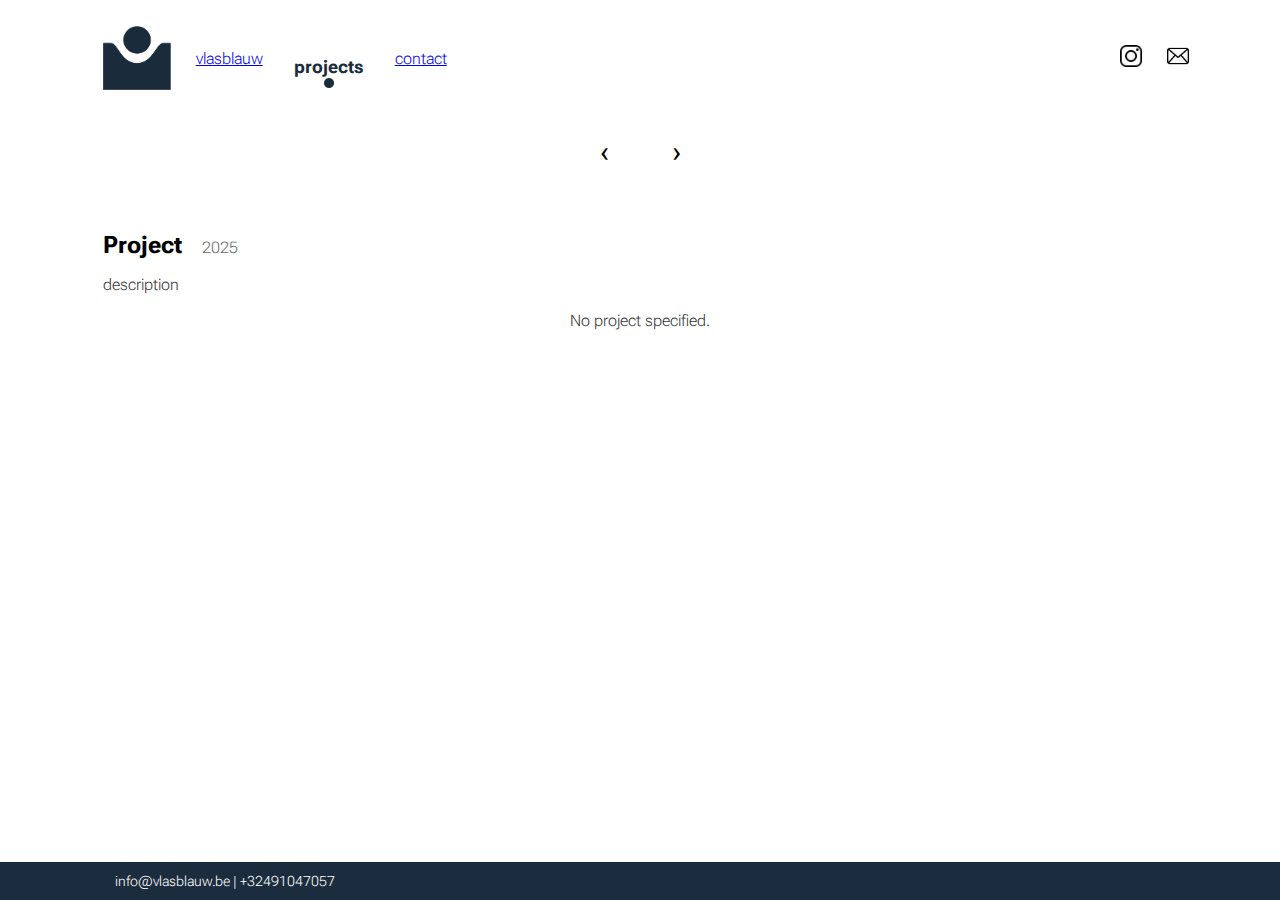
<file: project_thumbnail.html>
<!DOCTYPE html>
<html lang="nl">
<link href='https://fonts.googleapis.com/css?family=Roboto Flex' rel='stylesheet'>

<head>
  <meta charset="utf-8" />
  <meta name="viewport" content="width=device-width, initial-scale=1.0">
  <title>Project</title>
  <link rel="stylesheet" href="style.css">
  <style>
    p {
      max-width: 1075px;
      margin: 0px auto 0px auto;
      font-size: 16px;
      line-height: 1;
      color: #333;
      text-align: left;
    }

    button {
      background-color: white;
      color: black;
      font-family: 'Roboto Flex';
      border: none;
      font-size: 16px;
      cursor: pointer;
    }

    .buttons {
      max-width: 1075px;
      display: flex;
      align-items: center;
      justify-content: space-between;
      margin: 100px auto 0 auto;
    }

    .project-header {
      max-width: 1075px;
      margin: auto;
      display: flex;
      gap: 12px;
      align-items: baseline;
    }

    .project-header h2 {
      font-size: 24px;
      line-height: 1;
      color: black;
    }

    .project-header #year {
      margin: 0 0 0 8px;
      font-size: 16px;
      line-height: 1;
      color: #666;
    }

    .project-thumbnail {
      max-width: 1075px;
      margin: 12px auto 8px auto;
      max-height: 650px;
      overflow: hidden;
      display: flex;
      align-items: center;
      justify-content: center;
      gap: 8px;
      padding-bottom: 12px;
    }

    .project-thumbnail .thumb-wrap img {
      max-height: 650px;
      width: auto;
      height: auto;
      display: block;
      margin: 0 auto;
    }

    .project-thumbnail .img-nav {
      position: relative;
      display: inline-flex;
      justify-content: center;
      color: black;
      width: 60px;
      height: 60px;
      cursor: pointer;
      margin: 0 6px;
      pointer-events: auto;
      font-size: 30px;
      overflow: hidden;
    }

    .project-thumbnail .img-nav.prev {
      left: 8px;
    }

    .project-thumbnail .img-nav.next {
      right: 8px;
    }

    .project-gallery {
      max-width: 1075px;
      margin: 20px auto 100px auto;
      display: grid;
      gap: 12px;
      align-items: center;
      justify-content: center;
    }

    .project-gallery img {
      max-width: 1000px;
      cursor: pointer;
      max-height: 650px;
      width: auto;
      height: auto;
      display: block;
      margin: 0 auto;
    }

    @media (max-width: 600px) {
      .buttons {
        margin: 60px auto 0 auto;
        padding: 0 10px;
      }

      button {
        font-size: 10px;
      }

      .project-thumbnail {
        max-height: 400px;
        margin: 8px auto 8px auto;
      }

      .project-thumbnail .thumb-wrap img {
        max-height: 400px;
      }

    }

  </style>
</head>

<body>
  <div class="topnav">
    <div class="nav-container">
      <div class="nav-left">
        <ul>
          <li><img class="logo" src="images/logo-nowhites.jpg" alt="Vlasblauw Logo"></li>
          <li><a href="vlasblauw.html">vlasblauw</a></li>
          <li><a class="active" href="index.html">projects</a></li>
          <li><a href="contact.html">contact</a></li>
        </ul>
      </div>
      <div class="nav-right">
        <ul>
          <li><a href="https://www.instagram.com/vlasblauw/">
              <img class="social" src="images/icons/icons8-instagram-26.png">
            </a></li>
          <li><a href="mailto:vlasblauw@info.be">
              <img class="social"
                src="images/icons/email-envelope-outline-shape-with-rounded-corners_icon-icons.com_56530.png">
            </a></li>
        </ul>
      </div>
    </div>
  </div>

  <div class="buttons">
    <button id="prev-project" type="button" aria-label="Vorig project">← Previous</button>
    <button id="next-project" type="button" aria-label="Volgend project" style="padding-right: 15px;">Next→</button>
  </div>

  <div id="project-thumbnail" class="project-thumbnail">
    <button class="img-nav prev" id="img-prev" aria-label="Vorige afbeelding">‹</button>
    <div id= "thumb-wrap" class="thumb-wrap" aria-live="polite"></div>
    <button class="img-nav next" id="img-next" aria-label="Volgende afbeelding">›</button>
  </div>

  <div class="project-header">
    <h2 id="project-title">Project</h2>
    <div id="year">2025</div>
  </div>
  <p id="description">description</p>

  <div id="project-gallery" class="project-gallery"></div>

  <div class="bottomnav">
    <div class="nav-container">
      <p>info@vlasblauw.be | +32491047057</p>
    </div>
  </div>

  <script>
    (async function () {
      const params = new URLSearchParams(location.search);
      const folder = params.get('folder');
      const titleElement = document.getElementById('project-title');
      const yearElement = document.getElementById('year');
      const descriptionElement = document.getElementById('description');
      const thumbnailElement = document.getElementById('project-thumbnail');
      const thumbnailImageElement = document.getElementById('thumb-wrap');
      const galleryElement = document.getElementById('project-gallery');
      const prevBtn = document.getElementById('prev-project');
      const nextBtn = document.getElementById('next-project');
      const imgPrev = document.getElementById('img-prev');
      const imgNext = document.getElementById('img-next');

      if (!folder) {
        galleryElement.innerHTML = '<p>No project specified.</p>';
        return;
      }

      const decodedFolder = decodeURIComponent(folder);

      //Joins the path to form absolute path
      function joinPath(a, b) {
        return String(a).replace(/\/+$/, '') + '/' + String(b).replace(/^\/+/, '');
      }

      //Load full manifest
      let manifest = [];
      try {
        const res = await fetch('./projects.json', { cache: 'no-cache' });
        if (res.ok) manifest = await res.json();
      } catch (e) { manifest = []; }
      const manifestIndex = Array.isArray(manifest)
        ? manifest.findIndex(it =>
          it.folder === decodedFolder ||
          it.title === decodedFolder ||
          (it.href && it.href.replace(/\/$/, '').endsWith(decodedFolder))
        )
        : -1;

      //Get the entry from manifest based on computed index  
      const entry = manifestIndex !== -1 && Array.isArray(manifest) ? manifest[manifestIndex] : null;

      //Setup previous and next buttons
      if (prevBtn && nextBtn) {
        if (manifestIndex > 0) {
          prevBtn.addEventListener('click', () => {
            const target = manifest[manifestIndex - 1];
            location.href = `project_thumbnail.html?folder=${encodeURIComponent(target.folder)}`;
          });
        } else {
          prevBtn.addEventListener('click', () => {
            const target = manifest[manifest.length - 1];
            location.href = `project_thumbnail.html?folder=${encodeURIComponent(target.folder)}`;
          });
        }
        if (manifestIndex !== -1 && manifestIndex < manifest.length - 1) {
          nextBtn.addEventListener('click', () => {
            const target = manifest[manifestIndex + 1];
            location.href = `project_thumbnail.html?folder=${encodeURIComponent(target.folder)}`;
          });
        } else {
          nextBtn.addEventListener('click', () => {
            const target = manifest[0];
            location.href = `project_thumbnail.html?folder=${encodeURIComponent(target.folder)}`;
          });
        }
      }

      //If no entry found in manifest display message
      if (!entry) {
        galleryElement.innerHTML = `<p style="font-style:italic;text-align:center; margin:100px auto auto;>Project "${decodedFolder}" niet gevonden in manifest.</p>`;
        return;
      }

      //Set title/year/description/images from json manifest if available
      titleElement.textContent = entry.title;
      yearElement.textContent = entry.year;
      descriptionElement.textContent = entry.description;
      let images = entry.images;

      //Add project folder path to images if absolute path not specified
      images = images.map(img => {
        img = String(img || '').trim();
        const looksAbsolute = /^\/|^[a-zA-Z]+:\/\//.test(img);
        const hasProjectsPrefix = img.startsWith('projects/');
        if (looksAbsolute || hasProjectsPrefix) {
          return img.replace(/^\/+/, '');
        }
        const base = entry.href || `projects/${entry.folder}/`;
        return joinPath(base, img);
      });

      //If no images found for project display message
      if (!images.length) {
        galleryElement.innerHTML = '<p style="font-style:italic;text-align:center; margin:100px auto auto;">Geen afbeeldingen gevonden voor dit project.</p>';
        return;
      }

      let currentIndex = 0;

      //Render gallery excluding the currentIndex
      function renderGallery() {
        galleryElement.innerHTML = images.map((src, idx) => {
          if (idx === currentIndex) return '';
          const safe = String(src).replace(/^\/+/, '');
          return `<div class="gallery-item" data-index="${idx}"><img src="${safe}" alt=""></div>`;
        }).join('');
      }

      //Display image at given index in the thumbnail area
      function renderIndex(i) {
        currentIndex = ((i % images.length) + images.length) % images.length;
        const safe = String(images[currentIndex]).replace(/^\/+/, '');
        thumbnailImageElement.innerHTML = `<img src="${safe}" alt="">`;
        renderGallery();
        //Scroll the page so the thumbnail is at the top of the viewport
        window.scrollTo({ top: 0, behavior: 'smooth' });
      }

      //Add image to thumbnail
      const src = joinPath(entry.href, entry.thumbnail);
      const safe = src.replace(/^\/+/, '');
      thumbnailImageElement.innerHTML = `<img src="${safe}" alt="">`;
      //Mark initial index if thumbnail matches one of images (initial thumbnail not necessarily first image)
      const matched = images.findIndex(p => p.replace(/^\/+/, '').endsWith(String(entry.thumbnail || '').replace(/^\/+/, '')));
      currentIndex = matched !== -1 ? matched : 0;
      renderIndex(currentIndex);

      //Hide image buttons when there's only one image in the project
      if (images.length <= 1) {
        if (imgPrev) { imgPrev.style.display = 'none'; imgPrev.setAttribute('aria-hidden','true'); }
        if (imgNext) { imgNext.style.display = 'none'; imgNext.setAttribute('aria-hidden','true'); }
      } else {
        if (imgPrev) { imgPrev.style.display = ''; imgPrev.removeAttribute('aria-hidden'); }
        if (imgNext) { imgNext.style.display = ''; imgNext.removeAttribute('aria-hidden'); }
      }

      //Add events to image buttons
      if (imgPrev && imgNext) {
        imgPrev.addEventListener('click', () => renderIndex(currentIndex - 1));
        imgNext.addEventListener('click', () => renderIndex(currentIndex + 1));
      }

      // Add images to gallery, excluding the currently displayed thumbnail
      galleryElement.innerHTML = images.map((src, idx) => {
        if (idx === currentIndex) return ''; //Skip current thumbnail
        const safe = String(src).replace(/^\/+/, '');
        return `<div class="gallery-item" data-index="${idx}"><img src="${safe}" alt=""></div>`;
      }).join('');

      //Make gallery images clickable to display in thumbnail
      galleryElement.addEventListener('click', (e) => {
        const item = e.target.closest('.gallery-item');
        if (!item) return;
        const idx = Number(item.getAttribute('data-index'));
        if (!Number.isNaN(idx)) renderIndex(idx);
      });
    })();
  </script>
</body>

</html>
</file>
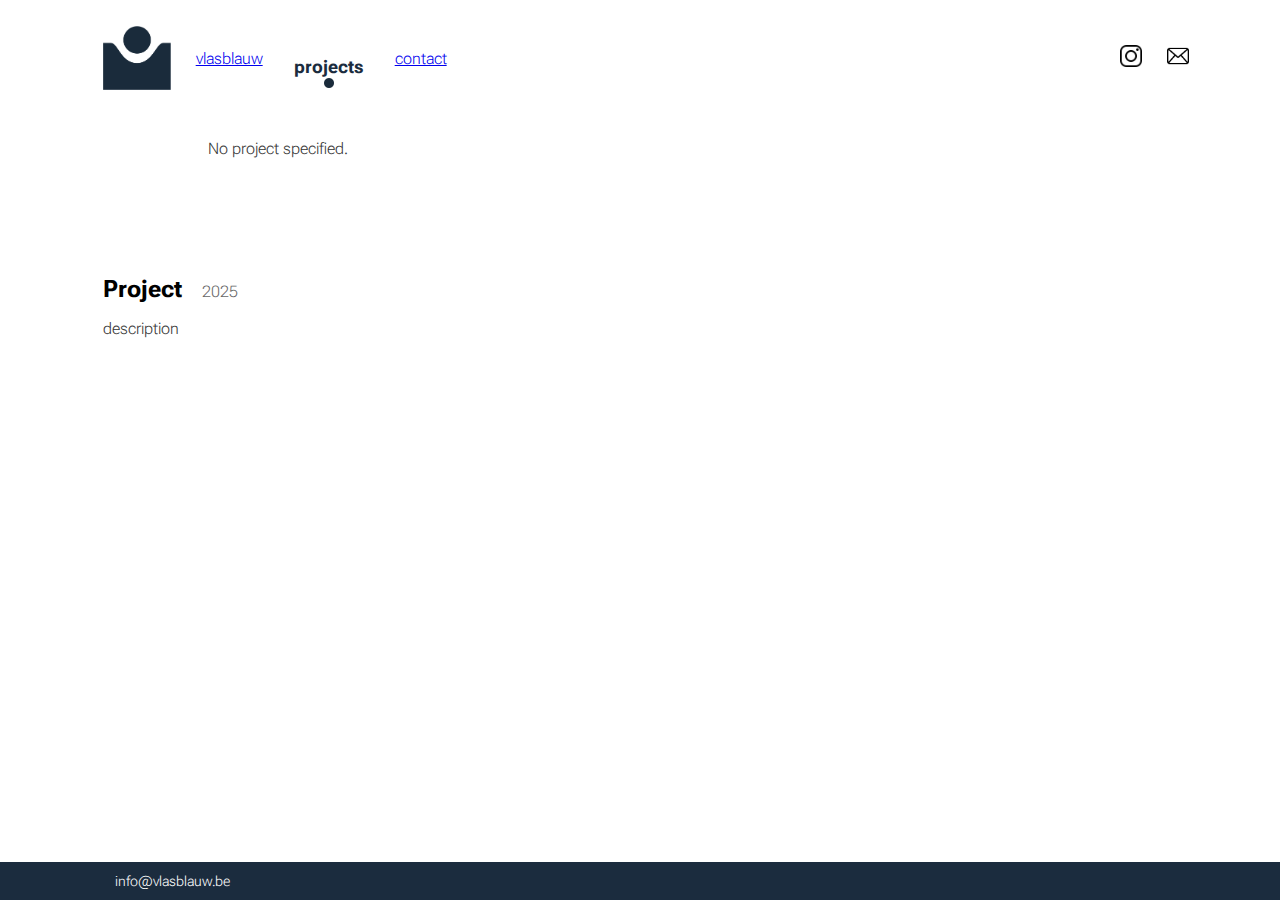
<file: project_v1.html>
<!DOCTYPE html>
<html lang="nl">
<link href='https://fonts.googleapis.com/css?family=Roboto Flex' rel='stylesheet'>

<head>
  <meta charset="utf-8" />
  <meta name="viewport" content="width=device-width, initial-scale=1.0">
  <title>Project</title>
  <link rel="stylesheet" href="style.css">
  <style>
    p {
      max-width: 1075px;
       margin: 0px auto 100px auto;
      font-size: 16px;
      line-height: 1;
      color: #333;
      text-align: left;
    }

    button {
      background-color: white;
      color: black;
      font-family: 'Roboto Flex';
      border: none;
      font-size: 16px;
      cursor: pointer;
    }

    .buttons {
      max-width: 1075px;
      display: flex;
      align-items: center;
      justify-content: space-between;
      margin: 100px auto 0 auto;
    }

    .project-header {
      max-width: 1075px;
      margin: auto;
      display: flex;
      gap: 12px;
      align-items: baseline;
    }

    .project-header h2 {
      font-size: 24px;
      line-height: 1;
      color: black;
    }

    .project-header #year {
      margin: 0 0 0 8px;
      font-size: 16px;
      line-height: 1;
      color: #666;
    }

    .project-thumbnail {
      max-width: 1075px;
      margin: 12px auto 8px auto;
      max-height: 500px;
      overflow: hidden;
      display: flex;
      align-items: center;
      justify-content: center;
    }

    .project-thumbnail img {
      max-height: 500px;
      width: auto;
      height: auto;
      display: block;
    }

    .project-gallery {
      max-width: 1075px;
      margin: 20px auto 0px auto;
      display: grid;
      grid-template-columns: repeat(3, 1fr);
      gap: 12px;
    }

    .project-gallery img {
      width: 100%;
      aspect-ratio: 1;
      height: auto;
      object-fit: cover;
    }
  </style>
</head>

<body>
  <div class="topnav">
    <div class="nav-container">
      <div class="nav-left">
        <ul>
          <li><img class="logo" src="/images/logo_nowhites.jpg" alt="Vlasblauw Logo"></li>
          <li><a href="vlasblauw.html">vlasblauw</a></li>
          <li><a class="active" href="index.html">projects</a></li>
          <li><a href="contact.html">contact</a></li>
        </ul>
      </div>
      <div class="nav-right">
        <ul>
          <li><a href="https://www.instagram.com/vlasblauw/">
              <img class="social" src="images/icons/icons8-instagram-26.png">
            </a></li>
          <li><a href="mailto:vlasblauw@info.be">
              <img class="social" src="images/icons/email-envelope-outline-shape-with-rounded-corners_icon-icons.com_56530.png">
            </a></li>
        </ul>
      </div>
    </div>
  </div>

  <div class="buttons">
    <button id="prev-project" type="button" aria-label="Previous">← previous project</button>
    <button id="next-project" type="button" aria-label="Next" style="padding-right: 15px;">next project
      →</button>
  </div>

  <!-- <div id="project-thumbnail" class="project-thumbnail"></div> -->

  <div id="project-gallery" class="project-gallery"></div>

  <div class="project-header">
    <h2 id="project-title">Project</h2>
    <div id="year">2025</div>
  </div>
  <p id="description">description</p>

  <div class="bottomnav">
    <div class="nav-container">
      <p>info@vlasblauw.be</p>
    </div>
  </div>

  <script>
    (async function () {
      const params = new URLSearchParams(location.search);
      const folder = params.get('folder');
      const titleElement = document.getElementById('project-title');
      const yearElement = document.getElementById('year');
      const descriptionElement = document.getElementById('description');
      //const thumbnailElement = document.getElementById('project-thumbnail');
      const galleryElement = document.getElementById('project-gallery');
      const prevBtn = document.getElementById('prev-project');
      const nextBtn = document.getElementById('next-project');

      if (!folder) {
        galleryElement.innerHTML = '<p>No project specified.</p>';
        return;
      }

      const decodedFolder = decodeURIComponent(folder);

      //Joins the path to form absolute path
      function joinPath(a, b) {
        return String(a).replace(/\/+$/, '') + '/' + String(b).replace(/^\/+/, '');
      }

      //Load full manifest
      let manifest = [];
      try {
        const res = await fetch('./projects.json', { cache: 'no-cache' });
        if (res.ok) manifest = await res.json();
      } catch (e) { manifest = []; }
      const manifestIndex = Array.isArray(manifest)
        ? manifest.findIndex(it =>
          it.folder === decodedFolder ||
          it.title === decodedFolder ||
          (it.href && it.href.replace(/\/$/, '').endsWith(decodedFolder))
        )
        : -1;

      //Get the entry from manifest based on computed index  
      const entry = manifestIndex !== -1 && Array.isArray(manifest) ? manifest[manifestIndex] : null;

      //Setup previous and next buttons
      if (prevBtn && nextBtn) {
        if (manifestIndex > 0) {
          prevBtn.addEventListener('click', () => {
            const target = manifest[manifestIndex - 1];
            location.href = `project.html?folder=${encodeURIComponent(target.folder)}`;
          });
        } else {
          prevBtn.addEventListener('click', () => {
            const target = manifest[manifest.length - 1];
            location.href = `project.html?folder=${encodeURIComponent(target.folder)}`;
          });
        }
        if (manifestIndex !== -1 && manifestIndex < manifest.length - 1) {
          nextBtn.addEventListener('click', () => {
            const target = manifest[manifestIndex + 1];
            location.href = `project.html?folder=${encodeURIComponent(target.folder)}`;
          });
        } else {
          nextBtn.addEventListener('click', () => {
            const target = manifest[0];
            location.href = `project.html?folder=${encodeURIComponent(target.folder)}`;
          });
        }
      }

      //If no entry found in manifest display message
      if (!entry) {
        galleryElement.innerHTML = `<p style="font-style:italic;text-align:center; margin:100px auto auto;>Project "${decodedFolder}" niet gevonden in manifest.</p>`;
        return;
      }

      //Set title/year/description/images from json manifest if available
      titleElement.textContent = entry.title;
      yearElement.textContent = entry.year;
      descriptionElement.textContent = entry.description;
      let images = entry.images;

      //Add project folder path to images if absolute path not specified
      images = images.map(img => {
        img = String(img || '').trim();
        const looksAbsolute = /^\/|^[a-zA-Z]+:\/\//.test(img);
        const hasProjectsPrefix = img.startsWith('projects/');
        if (looksAbsolute || hasProjectsPrefix) {
          return img.replace(/^\/+/, '');
        }
        const base = entry.href || `projects/${entry.folder}/`;
        return joinPath(base, img);
      });

      //If no images found for project display message
      if (!images.length) {
        galleryElement.innerHTML = '<p style="font-style:italic;text-align:center; margin:100px auto auto;">Geen afbeeldingen gevonden voor dit project.</p>';
        return;
      }

      //Add image to thumbnail
      //const src = joinPath(entry.href, entry.thumbnail);
      //const safe = src.replace(/^\/+/, '');
      //thumbnailElement.innerHTML = `<img src="${safe}" alt="">`;

      //Add images to gallery
      galleryElement.innerHTML = images.map(src => {
        const safe = src.replace(/^\/+/, '');
        return `<div class="gallery-item"><img src="${safe}" alt=""></div>`;
      }).join('');
    })();
  </script>
</body>

</html>
</file>
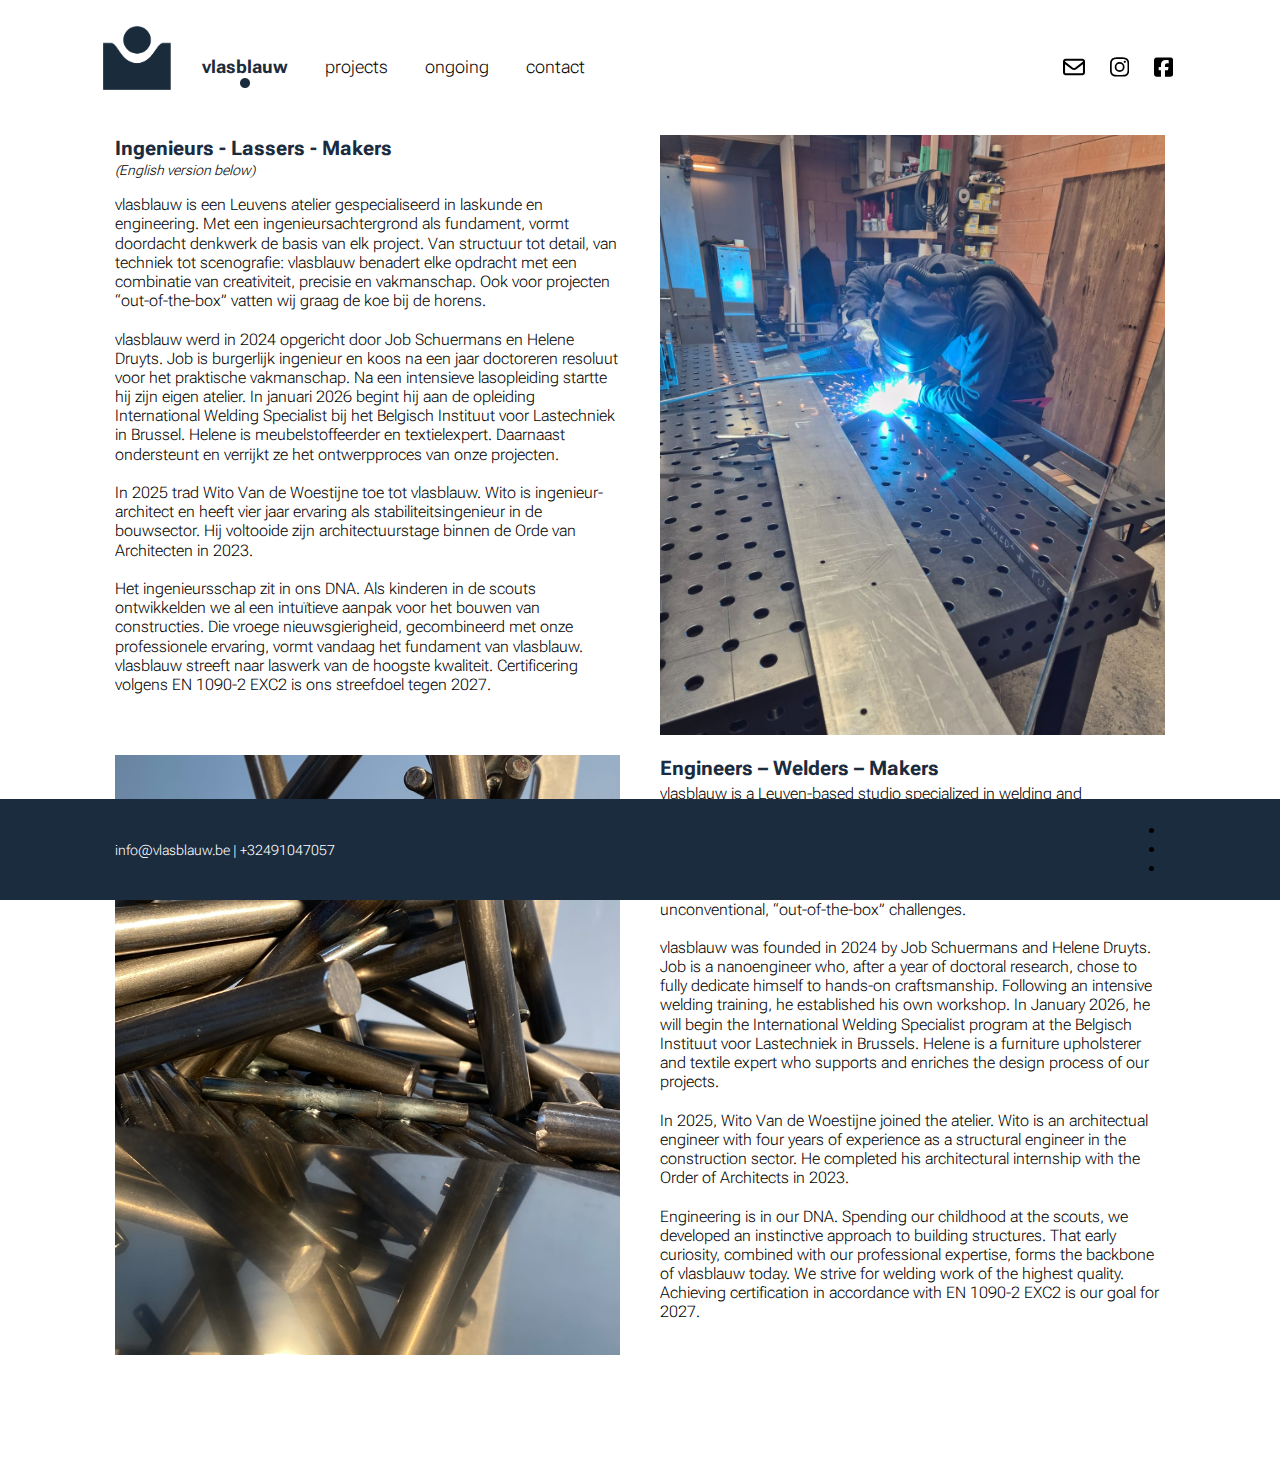
<file: vlasblauw.html>
<!DOCTYPE html>
<html lang="nl">
<link href='https://fonts.googleapis.com/css?family=Roboto Flex' rel='stylesheet'>

<head>
  <title>Vlasblauw</title>
  <meta charset="UTF-8">
  <meta name="viewport" content="width=device-width, initial-scale=1.0">
  <link rel="stylesheet" type="text/css" href="style.css">
</head>

<body>
  <div class="topnav">
    <div class="nav-container">
      <div class="nav-left">
        <ul>
          <li><a href="vlasblauw.html" ><img class="logo" src="images/logo-nowhites.jpg" alt="Vlasblauw Logo"></a></li>
          <li><a class="active" href="vlasblauw.html">vlasblauw</a></li>
          <li><a class="link" href="index.html">projects</a></li>
          <li><a class="link" href="wip.html">ongoing</a></li>
          <li><a class="link" href="contact.html">contact</a></li>
        </ul>
      </div>
      <div class="nav-right">
        <ul>
          <li><a class= "sociala" href="mailto:info@vlasblauw.be">
              <svg class= "social" xmlns="http://www.w3.org/2000/svg" viewBox="0 0 512 512"><!--!Font Awesome Free v7.1.0 by @fontawesome - https://fontawesome.com License - https://fontawesome.com/license/free Copyright 2025 Fonticons, Inc.--><path d="M61.4 64C27.5 64 0 91.5 0 125.4 0 126.3 0 127.1 .1 128L0 128 0 384c0 35.3 28.7 64 64 64l384 0c35.3 0 64-28.7 64-64l0-256-.1 0c0-.9 .1-1.7 .1-2.6 0-33.9-27.5-61.4-61.4-61.4L61.4 64zM464 192.3L464 384c0 8.8-7.2 16-16 16L64 400c-8.8 0-16-7.2-16-16l0-191.7 154.8 117.4c31.4 23.9 74.9 23.9 106.4 0L464 192.3zM48 125.4C48 118 54 112 61.4 112l389.2 0c7.4 0 13.4 6 13.4 13.4 0 4.2-2 8.2-5.3 10.7L280.2 271.5c-14.3 10.8-34.1 10.8-48.4 0L53.3 136.1c-3.3-2.5-5.3-6.5-5.3-10.7z"/></svg>
            </a></li>
          <li><a class= "sociala" href="https://www.instagram.com/vlasblauw/">
              <svg class="social" xmlns="http://www.w3.org/2000/svg" viewBox="0 0 448 512"><!--!Font Awesome Free v7.1.0 by @fontawesome - https://fontawesome.com License - https://fontawesome.com/license/free Copyright 2025 Fonticons, Inc.--><path d="M224.3 141a115 115 0 1 0 -.6 230 115 115 0 1 0 .6-230zm-.6 40.4a74.6 74.6 0 1 1 .6 149.2 74.6 74.6 0 1 1 -.6-149.2zm93.4-45.1a26.8 26.8 0 1 1 53.6 0 26.8 26.8 0 1 1 -53.6 0zm129.7 27.2c-1.7-35.9-9.9-67.7-36.2-93.9-26.2-26.2-58-34.4-93.9-36.2-37-2.1-147.9-2.1-184.9 0-35.8 1.7-67.6 9.9-93.9 36.1s-34.4 58-36.2 93.9c-2.1 37-2.1 147.9 0 184.9 1.7 35.9 9.9 67.7 36.2 93.9s58 34.4 93.9 36.2c37 2.1 147.9 2.1 184.9 0 35.9-1.7 67.7-9.9 93.9-36.2 26.2-26.2 34.4-58 36.2-93.9 2.1-37 2.1-147.8 0-184.8zM399 388c-7.8 19.6-22.9 34.7-42.6 42.6-29.5 11.7-99.5 9-132.1 9s-102.7 2.6-132.1-9c-19.6-7.8-34.7-22.9-42.6-42.6-11.7-29.5-9-99.5-9-132.1s-2.6-102.7 9-132.1c7.8-19.6 22.9-34.7 42.6-42.6 29.5-11.7 99.5-9 132.1-9s102.7-2.6 132.1 9c19.6 7.8 34.7 22.9 42.6 42.6 11.7 29.5 9 99.5 9 132.1s2.7 102.7-9 132.1z"/></svg>
            </a></li>
          <li><a class= "sociala" href="https://www.facebook.com/vlasblauw/">
              <svg class="social" xmlns="http://www.w3.org/2000/svg" viewBox="0 0 448 512"><!--!Font Awesome Free v7.1.0 by @fontawesome - https://fontawesome.com License - https://fontawesome.com/license/free Copyright 2025 Fonticons, Inc.--><path d="M64 32C28.7 32 0 60.7 0 96L0 416c0 35.3 28.7 64 64 64l98.2 0 0-145.8-52.8 0 0-78.2 52.8 0 0-33.7c0-87.1 39.4-127.5 125-127.5 16.2 0 44.2 3.2 55.7 6.4l0 70.8c-6-.6-16.5-1-29.6-1-42 0-58.2 15.9-58.2 57.2l0 27.8 83.6 0-14.4 78.2-69.3 0 0 145.8 129 0c35.3 0 64-28.7 64-64l0-320c0-35.3-28.7-64-64-64L64 32z"/></svg>
            </a></li>
        </ul>
      </div>
    </div>
  </div>

  <div class="text_block" style="margin-bottom: 0px;">
    <div class="text-inner">
      <div class="text-left">
        <h1>Ingenieurs - Lassers - Makers</h1>
        <p style="font-style: italic; font-size: 14px;">(English version below)</p>
        <p>
          vlasblauw is een Leuvens atelier gespecialiseerd in laskunde en engineering. Met een ingenieursachtergrond als
          fundament, vormt doordacht denkwerk de basis van elk project. Van structuur tot detail, van techniek tot
          scenografie: vlasblauw benadert elke opdracht met een combinatie van creativiteit, precisie en vakmanschap.
          Ook voor projecten “out-of-the-box” vatten wij graag de koe bij de horens.
          <br></br>
          vlasblauw werd in 2024 opgericht door Job Schuermans en Helene Druyts. Job is burgerlijk ingenieur en koos na een jaar doctoreren resoluut voor het praktische vakmanschap. Na een
          intensieve lasopleiding startte hij zijn eigen atelier. In januari 2026 begint hij aan de opleiding
          International Welding Specialist bij het Belgisch Instituut voor Lastechniek in Brussel.
          Helene is meubelstoffeerder en textielexpert. Daarnaast ondersteunt en verrijkt ze het ontwerpproces van onze
          projecten.
          <br></br>
          In 2025 trad Wito Van de Woestijne toe tot vlasblauw. Wito is ingenieur-architect en heeft vier jaar ervaring
          als stabiliteitsingenieur in de bouwsector. Hij voltooide zijn architectuurstage binnen de Orde van
          Architecten in 2023.
          <br></br>
          Het ingenieursschap zit in ons DNA. Als kinderen in de scouts ontwikkelden we al een intuïtieve aanpak voor
          het bouwen van constructies. Die vroege nieuwsgierigheid, gecombineerd met onze professionele ervaring, vormt
          vandaag het fundament van vlasblauw.
          vlasblauw streeft naar laswerk van de hoogste kwaliteit. Certificering volgens EN 1090-2 EXC2 is ons
          streefdoel tegen 2027.
        </p>
      </div>
      <div class="text-right">
        <img src="images/atelier/f050a362-164b-4ddd-9097-17ef9181d574.jpg">
      </div>
    </div>
  </div>
  <div class="text_block" style="margin-top: 0px;">
    <div class="text-inner">
      <div class="text-left">
        <img src="images/atelier/IMG_6264.JPG">
      </div>
      <div class="text-right">
        <h1>Engineers – Welders – Makers</h1>
        <p>
          vlasblauw is a Leuven-based studio specialized in welding and engineering. Sprouted from engineering studies,
          thoughtful and deliberate design drives every project we take on. From structural concepts to fine details,
          from technical execution to scenography, we approach each assignment with a blend of creativity, precision,
          and craftsmanship. We are equally enthusiastic about tackling unconventional, “out-of-the-box” challenges.
          <br></br>
          vlasblauw was founded in 2024 by Job Schuermans and Helene Druyts. Job is a nanoengineer who, after a year of
          doctoral research, chose to fully dedicate himself to hands-on craftsmanship. Following an intensive welding
          training, he established his own workshop. In January 2026, he will begin the International Welding Specialist
          program at the Belgisch Instituut voor Lastechniek in Brussels. Helene is a furniture upholsterer and textile
          expert who supports and enriches the design process of our projects.
          <br></br>
          In 2025, Wito Van de Woestijne joined the atelier. Wito is an architectual engineer with four years of
          experience as a structural engineer in the construction sector. He completed his architectural internship with
          the Order of Architects in 2023.
          <br></br>
          Engineering is in our DNA. Spending our childhood at the scouts, we developed an instinctive approach to
          building structures. That early curiosity, combined with our professional expertise, forms the backbone of
          vlasblauw today.
          We strive for welding work of the highest quality. Achieving certification in accordance with EN 1090-2 EXC2
          is our goal for 2027.
        </p>
      </div>
    </div>
  </div>

  <div class="bottomnav">
    <div class="nav-container">
      <p>info@vlasblauw.be | +32491047057</p>
      <div class="nav-right">
        <ul>
          <li><a class= "sociala" href="mailto:info@vlasblauw.be">
              <svg class= "social" xmlns="http://www.w3.org/2000/svg" viewBox="0 0 512 512"><!--!Font Awesome Free v7.1.0 by @fontawesome - https://fontawesome.com License - https://fontawesome.com/license/free Copyright 2025 Fonticons, Inc.--><path d="M61.4 64C27.5 64 0 91.5 0 125.4 0 126.3 0 127.1 .1 128L0 128 0 384c0 35.3 28.7 64 64 64l384 0c35.3 0 64-28.7 64-64l0-256-.1 0c0-.9 .1-1.7 .1-2.6 0-33.9-27.5-61.4-61.4-61.4L61.4 64zM464 192.3L464 384c0 8.8-7.2 16-16 16L64 400c-8.8 0-16-7.2-16-16l0-191.7 154.8 117.4c31.4 23.9 74.9 23.9 106.4 0L464 192.3zM48 125.4C48 118 54 112 61.4 112l389.2 0c7.4 0 13.4 6 13.4 13.4 0 4.2-2 8.2-5.3 10.7L280.2 271.5c-14.3 10.8-34.1 10.8-48.4 0L53.3 136.1c-3.3-2.5-5.3-6.5-5.3-10.7z"/></svg>
            </a></li>
          <li><a class= "sociala" href="https://www.instagram.com/vlasblauw/">
              <svg class="social" xmlns="http://www.w3.org/2000/svg" viewBox="0 0 448 512"><!--!Font Awesome Free v7.1.0 by @fontawesome - https://fontawesome.com License - https://fontawesome.com/license/free Copyright 2025 Fonticons, Inc.--><path d="M224.3 141a115 115 0 1 0 -.6 230 115 115 0 1 0 .6-230zm-.6 40.4a74.6 74.6 0 1 1 .6 149.2 74.6 74.6 0 1 1 -.6-149.2zm93.4-45.1a26.8 26.8 0 1 1 53.6 0 26.8 26.8 0 1 1 -53.6 0zm129.7 27.2c-1.7-35.9-9.9-67.7-36.2-93.9-26.2-26.2-58-34.4-93.9-36.2-37-2.1-147.9-2.1-184.9 0-35.8 1.7-67.6 9.9-93.9 36.1s-34.4 58-36.2 93.9c-2.1 37-2.1 147.9 0 184.9 1.7 35.9 9.9 67.7 36.2 93.9s58 34.4 93.9 36.2c37 2.1 147.9 2.1 184.9 0 35.9-1.7 67.7-9.9 93.9-36.2 26.2-26.2 34.4-58 36.2-93.9 2.1-37 2.1-147.8 0-184.8zM399 388c-7.8 19.6-22.9 34.7-42.6 42.6-29.5 11.7-99.5 9-132.1 9s-102.7 2.6-132.1-9c-19.6-7.8-34.7-22.9-42.6-42.6-11.7-29.5-9-99.5-9-132.1s-2.6-102.7 9-132.1c7.8-19.6 22.9-34.7 42.6-42.6 29.5-11.7 99.5-9 132.1-9s102.7-2.6 132.1 9c19.6 7.8 34.7 22.9 42.6 42.6 11.7 29.5 9 99.5 9 132.1s2.7 102.7-9 132.1z"/></svg>
            </a></li>
          <li><a class= "sociala" href="https://www.facebook.com/vlasblauw/">
              <svg class="social" xmlns="http://www.w3.org/2000/svg" viewBox="0 0 448 512"><!--!Font Awesome Free v7.1.0 by @fontawesome - https://fontawesome.com License - https://fontawesome.com/license/free Copyright 2025 Fonticons, Inc.--><path d="M64 32C28.7 32 0 60.7 0 96L0 416c0 35.3 28.7 64 64 64l98.2 0 0-145.8-52.8 0 0-78.2 52.8 0 0-33.7c0-87.1 39.4-127.5 125-127.5 16.2 0 44.2 3.2 55.7 6.4l0 70.8c-6-.6-16.5-1-29.6-1-42 0-58.2 15.9-58.2 57.2l0 27.8 83.6 0-14.4 78.2-69.3 0 0 145.8 129 0c35.3 0 64-28.7 64-64l0-320c0-35.3-28.7-64-64-64L64 32z"/></svg>
            </a></li>
        </ul>
      </div>
    </div>
  </div>


</body>

</html>
</file>
<file: style.css>
@font-face {
    font-family: RobotoFlex;
    src: url('RobotFlex-Regular.ttf');
}

body {
    background-color: #ffffff;
    /* vlasblauw kleur 1b2c3e */
    font-family: 'Roboto Flex';
    text-align: center;
    font-weight: 200;
}

.text_block {
    max-width: 1050px;
    margin: auto;
    text-align: left;
    margin-top: 125px;
    margin-bottom: 100px;
}

.text_block h1 {
    color: #1b2c3e;
    font-size: 20px;
    line-height: 0.0;
}

.text_block p {
    font-size: 16px;
    line-height: 1.2;
    font-weight: 200;
}

.text_block .text-inner {
    display: flex;
    gap: 40px;
    padding: 10px 0px;
    align-items: flex-start;
    box-sizing: border-box;
}

.text_block .text-left,
.text_block .text-right {
    flex: 1 1 50%;
    box-sizing: border-box;
    overflow: hidden;
}

.text_block .text-left img,
.text_block .text-right img {
    display: block;
    width: 100%;
    height: auto;
    max-height: 600px;
    object-fit: cover;
}

.topnav {
    background-color: #ffffff;
    overflow: hidden;
    padding: 20px 6px 25px 6px;
    position: fixed;
    width: 100%;
    top: 0;
    left: 0;
    z-index: 9999;
}

.topnav .nav-container {
    max-width: 1110px;
    margin: auto;
    display: flex;
    align-items: center;
    justify-content: space-between;
    padding: 6px 12px;
    box-sizing: border-box;
}

.topnav ul {
    list-style-type: none;
    margin: 0;
    padding: 0;
    display: flex;
    align-items: center;
    gap: 25px;
    overflow: visible;
}

.nav-left,
.nav-right,
.nav-left ul li,
.nav-right ul li {
    float: none;
}

.topnav .logo {
    height: 64px;
    width: auto;
    display: block;
}

.topnav .sociala {
    position: relative;
    right: 16px;
    top: 11px;
}

.topnav .social {
    height: 22px;
    width: auto;
}

.topnav .link {
    color: black;
    position: relative;
    top: 9px;
    padding: 12px 6px;
    text-decoration: none;
    font-size: 18px;
    line-height: 1;
}

.topnav a.active {
    /* background-color: #1b2c3e; */
    position: relative;
    top: 9px;
    padding: 12px 6px;
    text-decoration: none;
    font-size: 18px;
    line-height: 1;
    color: #1b2c3e;
    font-weight: bold;
    background-image: url('images/dot.jpg');
    background-position-x: center;
    background-position-y: 34px;
    background-size: 10px;
    background-repeat: no-repeat;
}

.bottomnav {
    background-color: #1b2c3e;
    overflow: hidden;
    display: block;
    align-items: center;
    padding: 0px 0px;
    margin: auto;
    position: fixed;
    width: 100%;
    bottom: 0;
    left: 0;
    z-index: 9999;
}

.bottomnav .nav-container {
    background-color: #1b2c3e;
    max-width: 1075px;
    margin: auto;
    display: flex;
    align-items: center;
    justify-content: space-between;
    padding: 6px 12px;
    box-sizing: border-box;
}

.bottomnav p {
    color: white;
    text-align: left;
    font-size: 14px;
    padding: 6px 0px;
    margin: 0px;
}

#projects-container {
    max-width: 1100px;
    margin: 100px auto;
    padding: 0 12px;
    box-sizing: border-box;
    display: grid;
    grid-template-columns: repeat(2, 1fr);
    gap: 32px;
    align-items: start;
}

/* project card */
.project {
    display: flex;
    flex-direction: column;
    gap: 12px;
    margin: 0px auto 0px auto;
}

.project .project-thumbnail,
.project .project-thumbnail img {
    width: 525px;
    height: 525px;
    display: block;
    align-self: center;
    object-fit: cover;
    margin: 0px auto;
}

.project .project-header {
    display: flex;
    justify-content: space-between;
    align-items: center;
    gap: 8px;
    margin-top: 0px;
    margin-bottom: 0px;
    position: relative;
    bottom: 10px;
}

.project .project-header h2 {
    font-size: 18px;
    margin: 0px;
    font-style: normal;
}

.project .project-header .year {
    font-size: 14px;
    color: #666;
}

.notbold {
    font-weight: normal
}

@media (max-width: 600px) {
    .topnav {
        padding: 4px 3px 8px 3px;
    }

    .topnav .nav-container {
        padding: 6px 4px;
    }

    .topnav .logo {
        height: 28px;
    }

    .topnav .sociala {
        position: relative;
        right: 12px;
        top: 5px;
    }

    .topnav .social {
        height: 16px;
        width: auto;
        margin: 0 3px;
    }

    .topnav ul {
        gap: 4px;
    }

    .topnav .link {
        font-size: 12px;
        top: 2px;
        padding: 18px 4px;
    }

    .topnav a.active {
        font-size: 12px;
        top: 2px;
        padding: 18px 4px;
        background-size: 8px;
    }

    .bottomnav {
        background-color: #1b2c3e;
        overflow: hidden;
        display: block;
        align-items: center;
        padding: 0px 0px;
        margin: auto;
        position: fixed;
        width: 100%;
        bottom: 0;
        left: 0;
        z-index: 9999;
    }

    .bottomnav .nav-container {
        background-color: #1b2c3e;
        max-width: 1075px;
        margin: auto;
        display: flex;
        align-items: center;
        justify-content: space-between;
        padding: 6px 12px;
        box-sizing: border-box;
    }

    .bottomnav p {
        color: white;
        font-size: 11px;
    }

    a[href^="tel"] {
        color: inherit;
        text-decoration: none;
    }

    .text_block {
        margin: 60px auto 60px;
        padding: 0px 10px;
    }

    .text_block .text-inner {
        flex-direction: column;
        gap: 20px;
    }

    .text_block .text-right,
    .text_block .text-left {
        flex: 0 0 100%;
        width: 100%;
    }

    .text_block .text-right {
        justify-content: center;
    }

    .project-header {
        max-width: 1075px;
        margin: auto;
        display: flex;
        gap: 12px;
        align-items: baseline;
    }

    .project-header h2 {
        font-size: 24px;
        line-height: 1;
        color: black;
    }

    .project-header #year {
        margin: 0 0 0 8px;
        font-size: 16px;
        line-height: 1;
        color: #666;
    }

    .project-thumbnail {
        max-width: 1075px;
        margin: 12px auto 8px auto;
        max-height: 650px;
        overflow: hidden;
        display: flex;
        align-items: center;
        justify-content: center;
        gap: 8px;
        padding-bottom: 12px;
    }

    .project-thumbnail .thumb-wrap img {
        max-height: 650px;
        width: auto;
        height: auto;
        display: block;
        margin: 0 auto;
    }

    #projects-container {
        grid-template-columns: 1fr;
        gap: 20px;
        margin: 75px auto;
    }

    .project .project-thumbnail,
    .project .project-thumbnail img {
        width: 85vw;
        height: 85vw;
    }

    .project .project-header {
        width: 100%;
        bottom: 16px;
    }

    /* optional: tighter spacing on very small screens */
    @media (max-width: 480px) {
        #projects-container {
            padding: 0 8px;
        }

        .project {
            gap: 8px;
        }
    }

}
</file>
